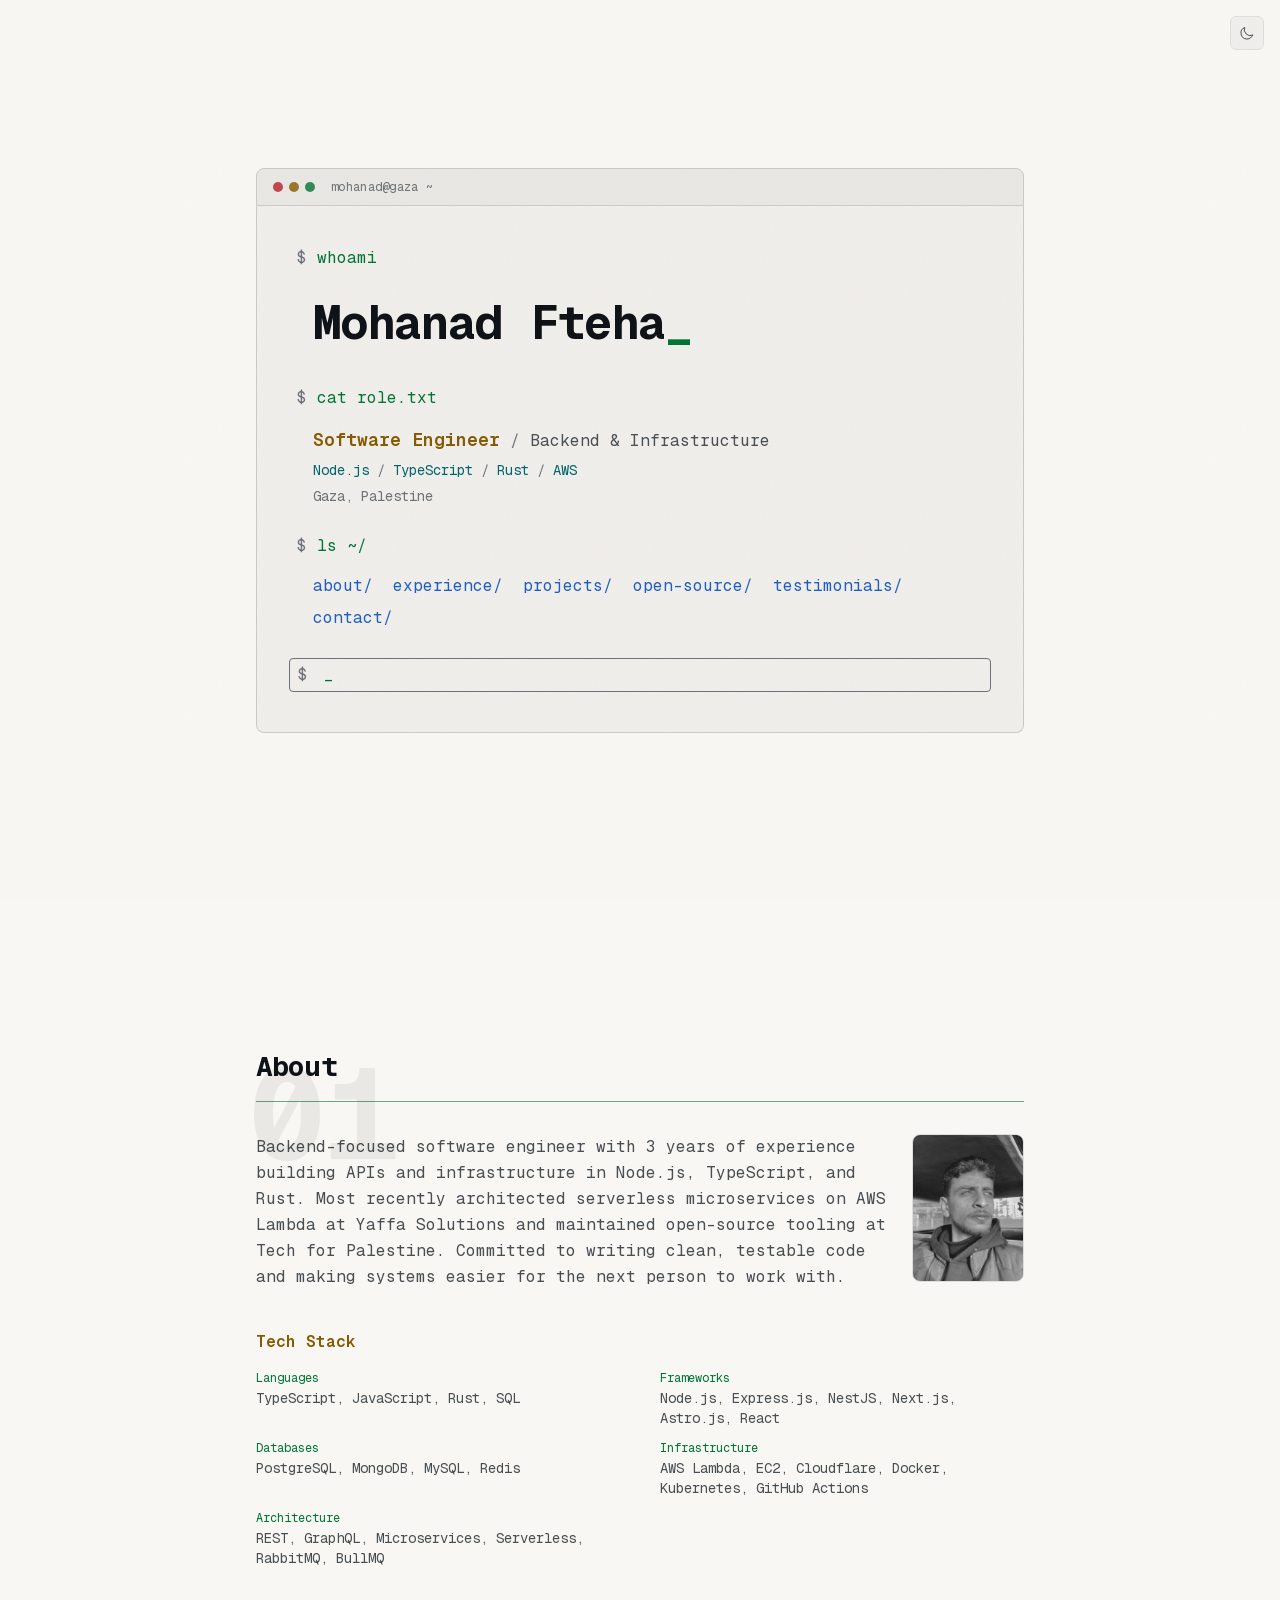
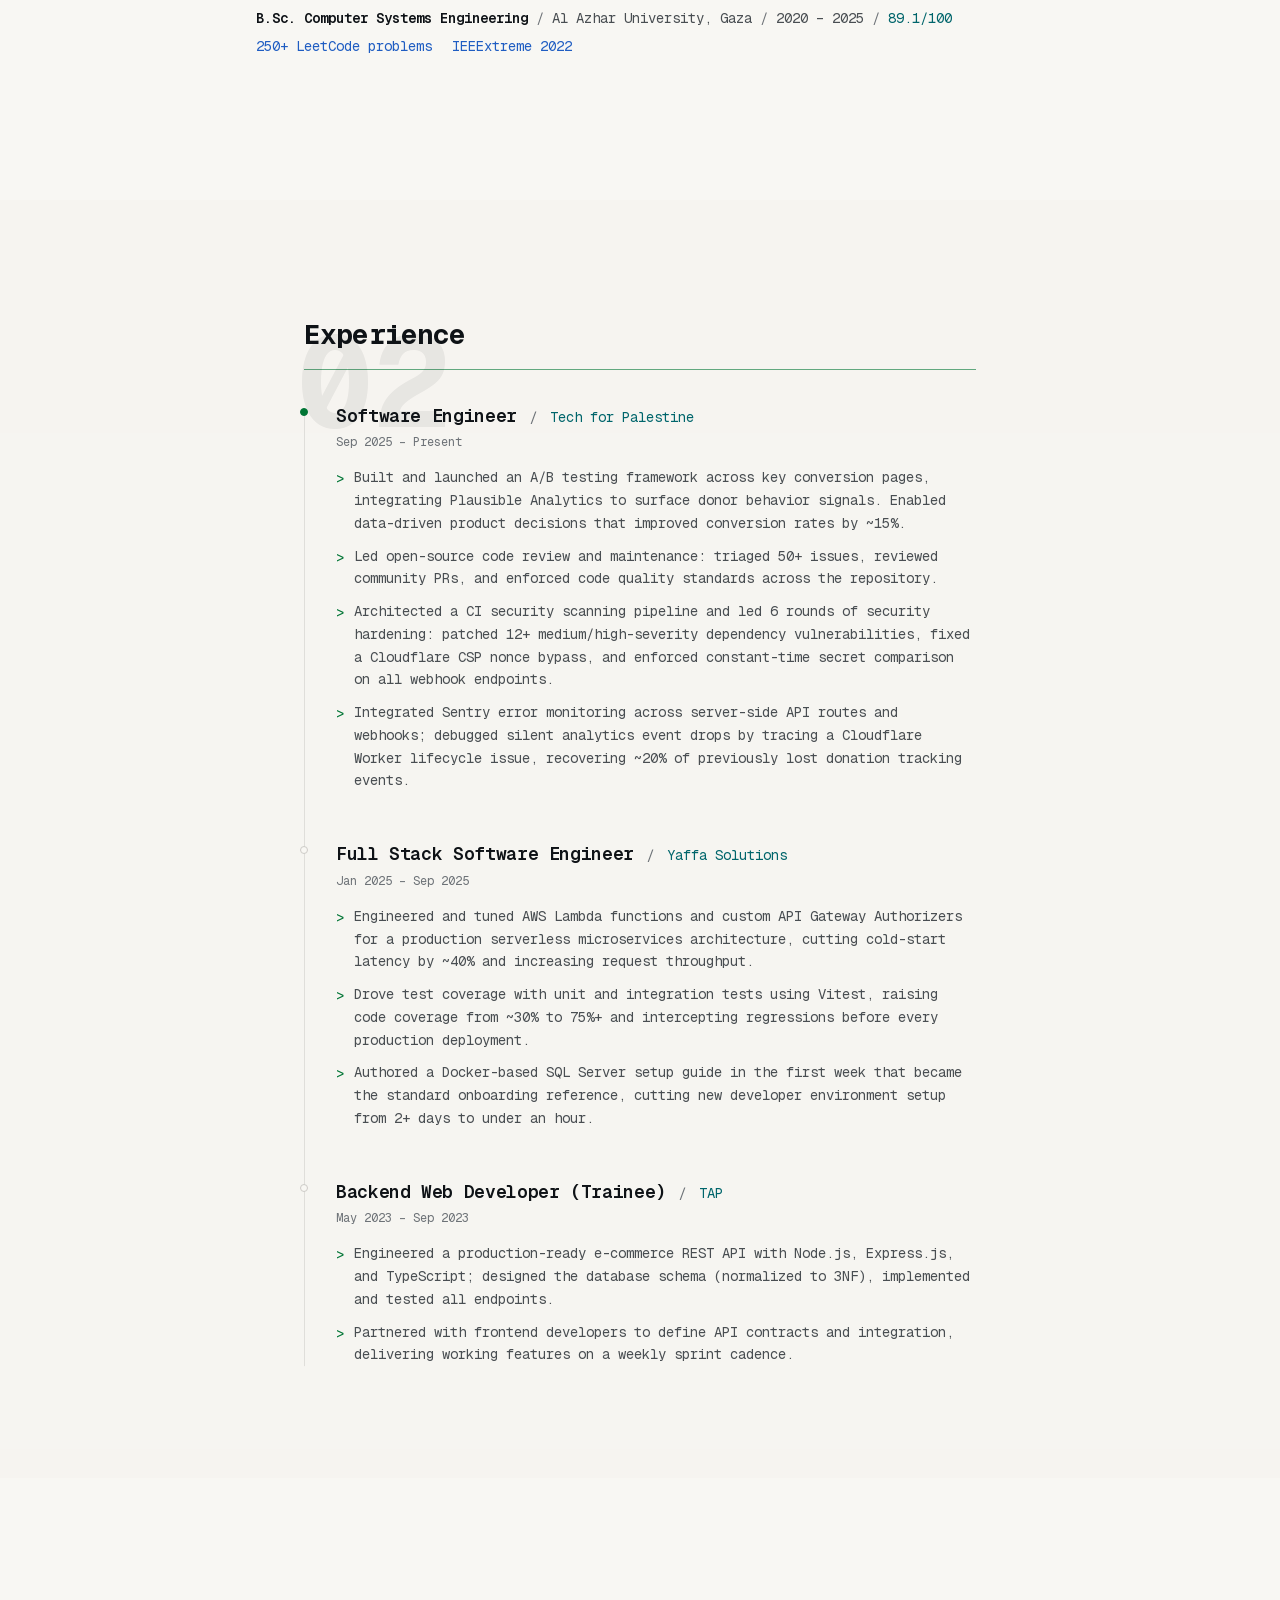
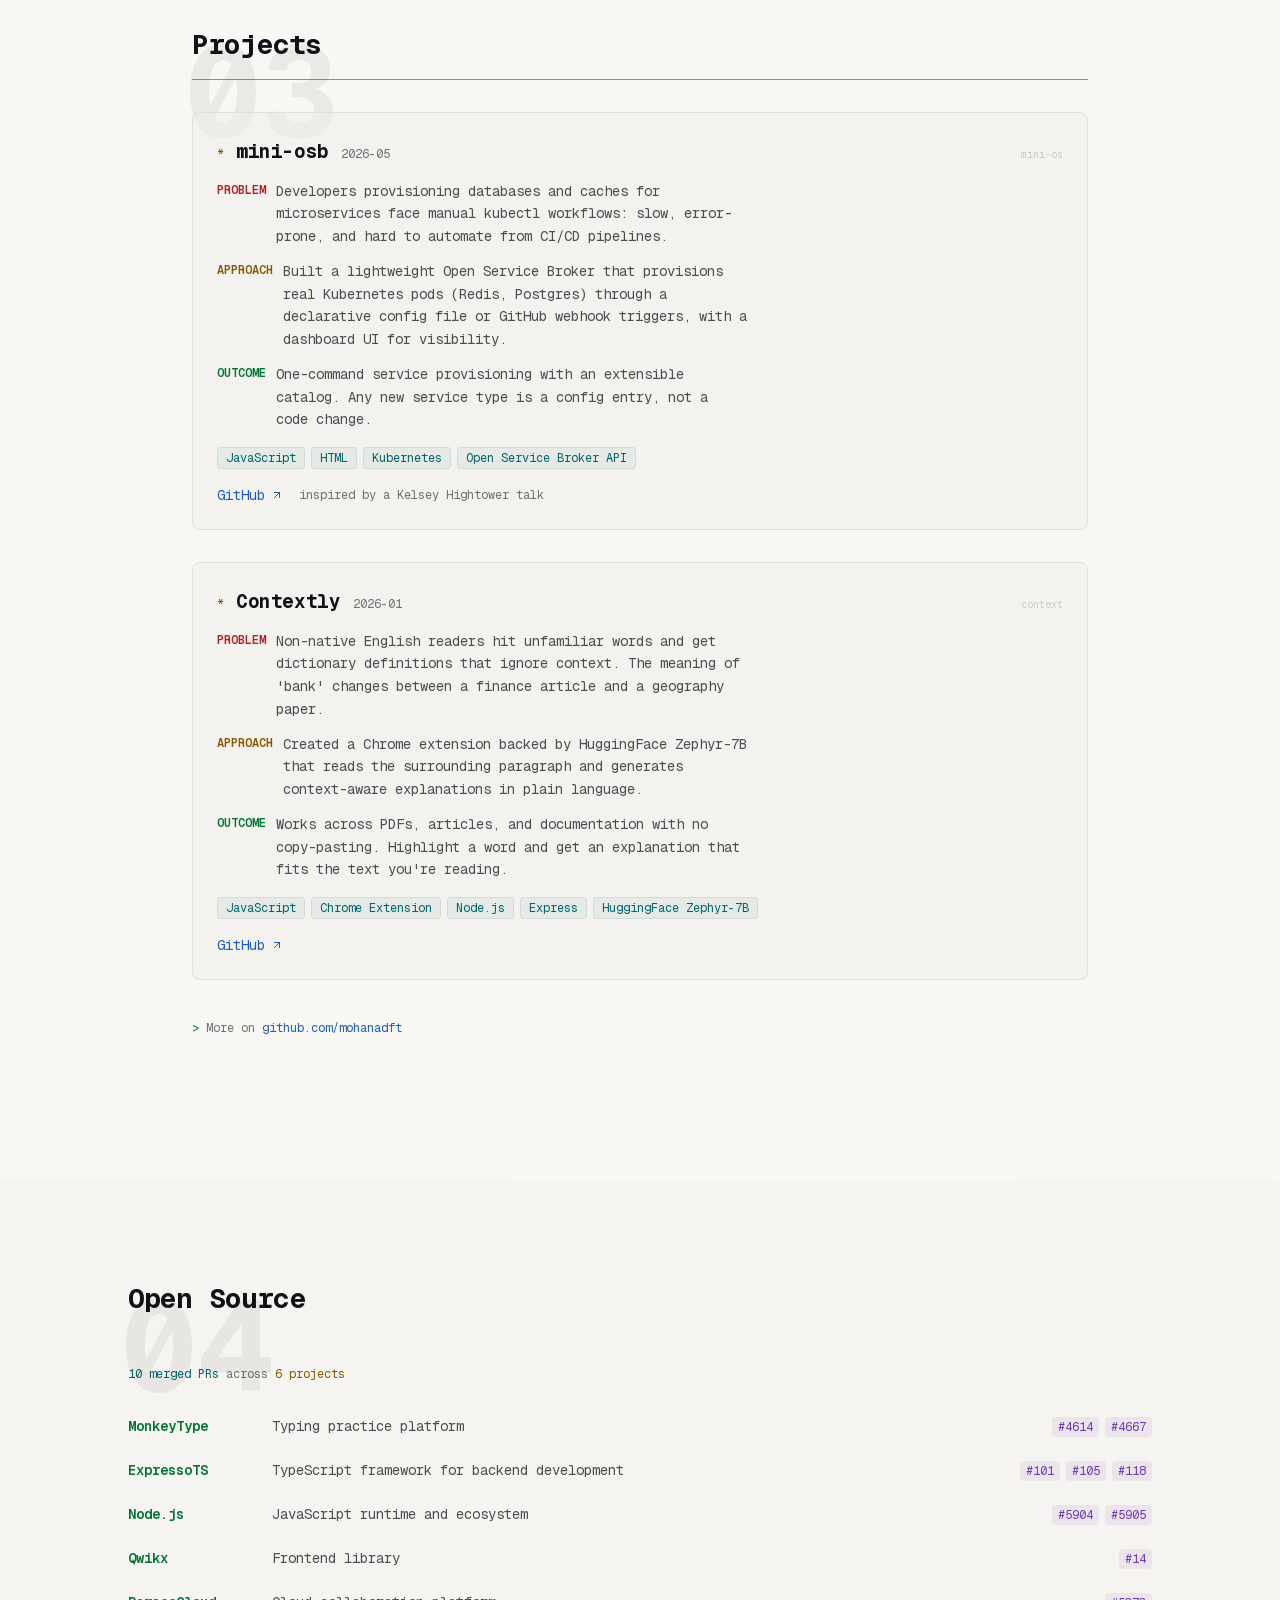
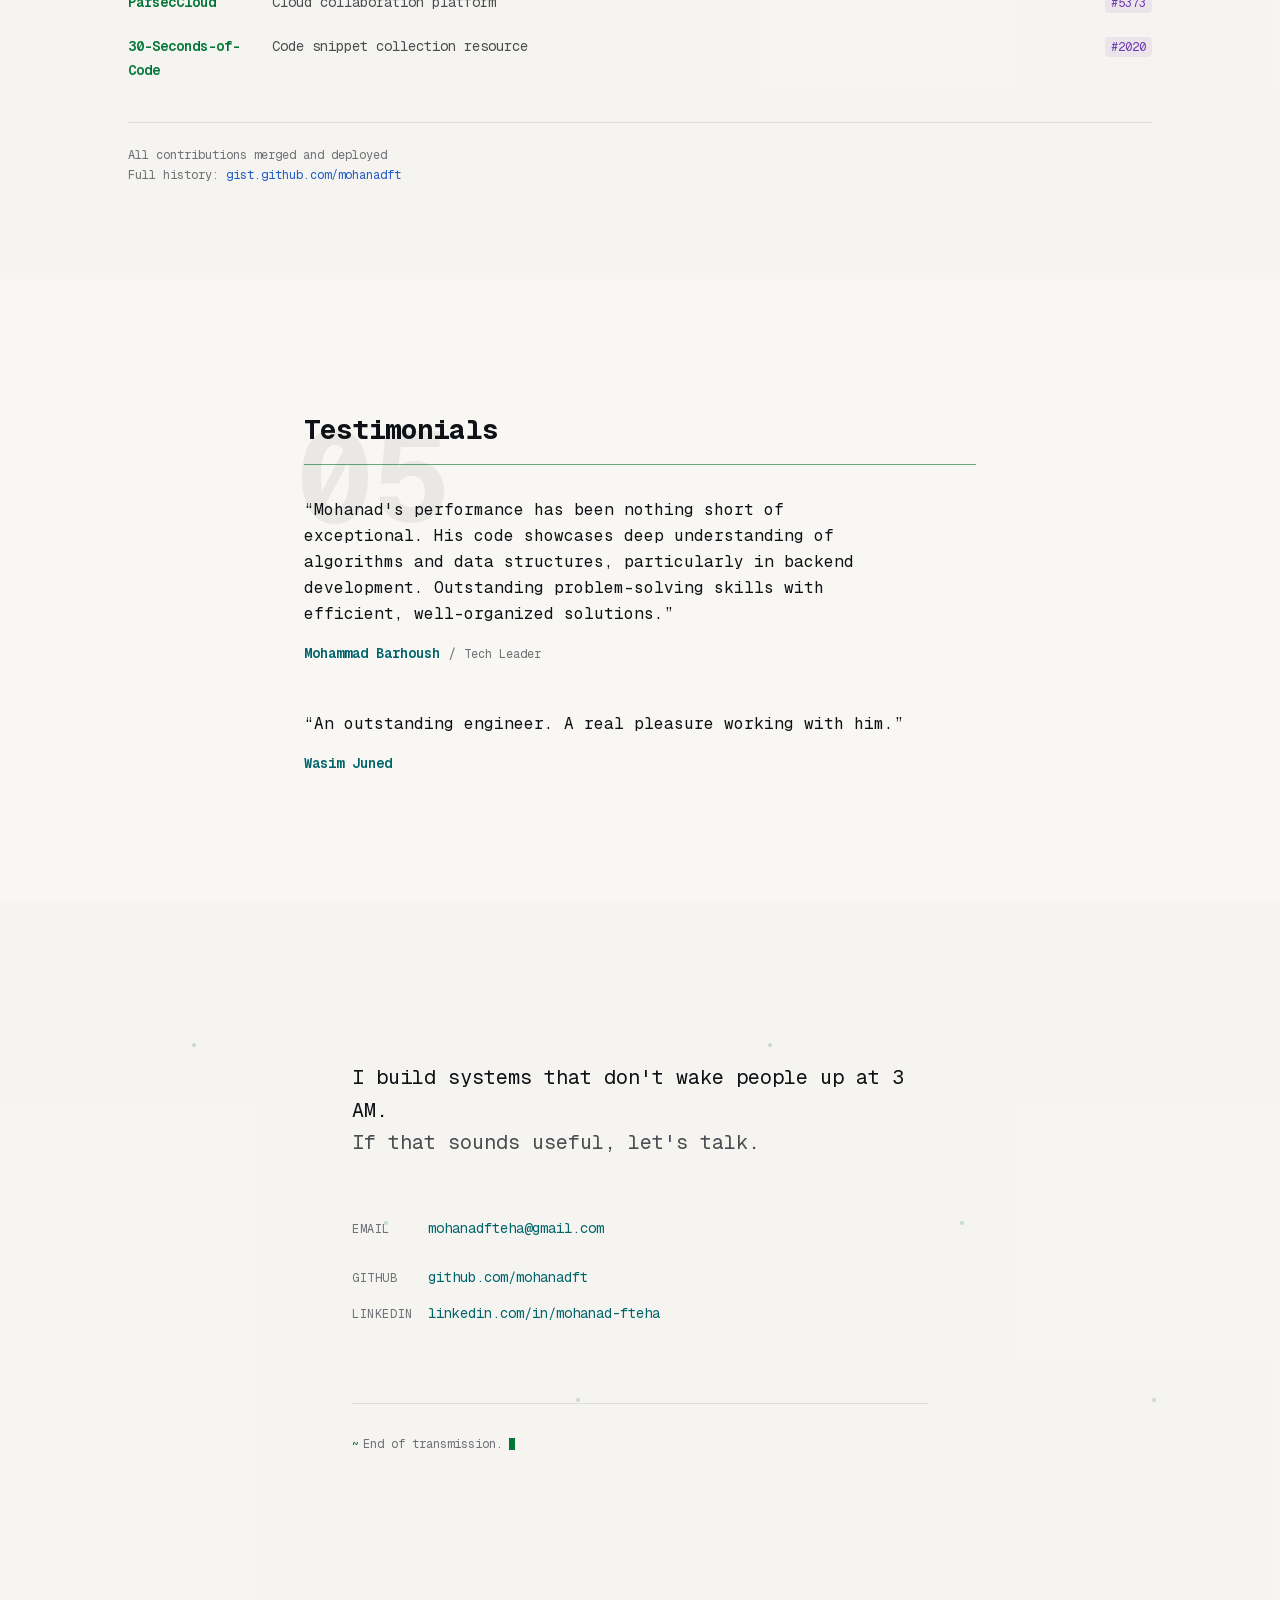
<file: index.html>
<!DOCTYPE html><!--wccgr8vNQvvNM0qS0kUEn--><html lang="en" data-theme="dark"><head><meta charSet="utf-8"/><meta name="viewport" content="width=device-width, initial-scale=1"/><link rel="preload" href="/_next/static/media/797e433ab948586e-s.p.29207c2f.woff2" as="font" crossorigin="" type="font/woff2"/><link rel="preload" href="/_next/static/media/caa3a2e1cccd8315-s.p.3b6cae6d.woff2" as="font" crossorigin="" type="font/woff2"/><link rel="stylesheet" href="/_next/static/chunks/ab02399441b82db8.css" data-precedence="next"/><link rel="preload" as="script" fetchPriority="low" href="/_next/static/chunks/8e2746a7f089e7b8.js"/><script src="/_next/static/chunks/0f8aa1215aedb553.js" async=""></script><script src="/_next/static/chunks/ed885669114015bc.js" async=""></script><script src="/_next/static/chunks/069b7cbde5858150.js" async=""></script><script src="/_next/static/chunks/turbopack-d30266c32e6d0907.js" async=""></script><script src="/_next/static/chunks/2caa33a942c5f527.js" async=""></script><script src="/_next/static/chunks/59983278a34fd25c.js" async=""></script><script src="/_next/static/chunks/cf3ffaffb300ff80.js" async=""></script><script src="/_next/static/chunks/5ee3370a1361776e.js" async=""></script><script src="/_next/static/chunks/15cfcf3341d2155b.js" async=""></script><meta name="next-size-adjust" content=""/><title>Mohanad Fteha | Software Engineer</title><meta name="description" content="Backend engineer specializing in serverless architectures, APIs, and infrastructure. Building scalable systems with Node.js, TypeScript, Rust, and AWS."/><link rel="canonical" href="https://mohanadfteha.me"/><meta property="og:title" content="Mohanad Fteha | Software Engineer"/><meta property="og:description" content="Backend engineer building scalable systems with Node.js, TypeScript, Rust, and AWS."/><meta property="og:url" content="https://mohanadfteha.me"/><meta property="og:site_name" content="Mohanad Fteha"/><meta property="og:locale" content="en_US"/><meta property="og:type" content="website"/><meta name="twitter:card" content="summary_large_image"/><meta name="twitter:title" content="Mohanad Fteha | Software Engineer"/><meta name="twitter:description" content="Backend engineer building scalable systems with Node.js, TypeScript, Rust, and AWS."/><link rel="icon" href="/favicon.ico?favicon.0b3bf435.ico" sizes="256x256" type="image/x-icon"/><link rel="icon" href="/favicon.svg"/><script>
              (function() {
                const theme = localStorage.getItem('theme') || (window.matchMedia('(prefers-color-scheme: light)').matches ? 'light' : 'dark');
                document.documentElement.setAttribute('data-theme', theme);
              })();
            </script><script type="application/ld+json">{"@context":"https://schema.org","@type":"Person","name":"Mohanad Fteha","url":"https://mohanadfteha.me","jobTitle":"Software Engineer","knowsAbout":["Node.js","TypeScript","Rust","AWS","Kubernetes","Serverless Architecture","Backend Development"],"alumniOf":{"@type":"CollegeOrUniversity","name":"Al Azhar University, Gaza"},"sameAs":["https://github.com/mohanadft","https://www.linkedin.com/in/mohanadft"]}</script><script src="/_next/static/chunks/a6dad97d9634a72d.js" noModule=""></script></head><body class="geist_a71539c9-module__T19VSG__variable geist_mono_8d43a2aa-module__8Li5zG__variable antialiased"><div hidden=""><!--$--><!--/$--></div><a href="#about" class="skip-link">Skip to content</a><main class="relative"><div class="fixed inset-0 pointer-events-none z-0 hidden md:block" style="background:radial-gradient(600px circle at var(--glow-x, 50%) var(--glow-y, 50%), var(--ambient-glow-color), transparent 60%)" aria-hidden="true"></div><div class="fixed top-0 left-0 right-0 h-0.5 bg-green origin-left z-50" aria-hidden="true" style="transform:scaleX(0)"></div><section class="min-h-screen flex items-center justify-center relative overflow-hidden bg-primary px-6"><div class="absolute inset-0 pointer-events-none opacity-[0.06] animate-[scanline-flicker_4s_ease-in-out_infinite] dark-only" style="background-image:repeating-linear-gradient(0deg, var(--accent-green) 0px, transparent 1px, transparent 4px)"></div><div class="relative w-full max-w-3xl" style="opacity:0;transform:scale(0.97)"><div class="bg-tertiary/80 border border-border rounded-t-lg px-4 py-2.5 flex items-center gap-2"><div class="flex gap-1.5"><div class="w-2.5 h-2.5 rounded-full bg-red/80"></div><div class="w-2.5 h-2.5 rounded-full bg-yellow/80"></div><div class="w-2.5 h-2.5 rounded-full bg-green/80"></div></div><span class="text-text-muted text-xs ml-2 font-mono tracking-wide">mohanad@gaza ~</span></div><div class="bg-secondary border-x border-b border-border rounded-b-lg p-6 md:p-10 font-mono text-sm md:text-base"><div class="space-y-4"><div class="text-green" style="opacity:0"><span class="text-text-muted">$</span> whoami</div><h1 class="text-text-primary pl-4 font-bold tracking-[-0.04em]" style="font-size:clamp(1.75rem, 5vw, 3rem);opacity:0"><span class="opacity-100 transition-opacity text-green">_</span></h1><div class="text-green pt-3" style="opacity:0"><span class="text-text-muted">$</span> cat role.txt</div><div class="pl-4 space-y-1.5" style="opacity:0"><div class="text-text-primary"><span class="text-yellow font-semibold text-base md:text-lg">Software Engineer</span> <span class="text-text-muted">/</span> <span class="text-text-secondary">Backend &amp; Infrastructure</span></div><div class="text-text-secondary text-sm"><span class="text-cyan">Node.js</span><span class="text-text-muted"> / </span><span class="text-cyan">TypeScript</span><span class="text-text-muted"> / </span><span class="text-cyan">Rust</span><span class="text-text-muted"> / </span><span class="text-cyan">AWS</span></div><div class="text-text-muted text-sm">Gaza, Palestine</div></div><div class="text-green pt-3" style="opacity:0"><span class="text-text-muted">$</span> ls ~/</div><nav class="pl-4 flex gap-x-5 gap-y-2 flex-wrap" aria-label="Page sections" style="opacity:0"><a href="#about" class="text-blue hover:text-cyan transition-colors link-hover" style="opacity:0">about<!-- -->/</a><a href="#experience" class="text-blue hover:text-cyan transition-colors link-hover" style="opacity:0">experience<!-- -->/</a><a href="#projects" class="text-blue hover:text-cyan transition-colors link-hover" style="opacity:0">projects<!-- -->/</a><a href="#opensource" class="text-blue hover:text-cyan transition-colors link-hover" style="opacity:0">open-source<!-- -->/</a><a href="#testimonials" class="text-blue hover:text-cyan transition-colors link-hover" style="opacity:0">testimonials<!-- -->/</a><a href="#contact" class="text-blue hover:text-cyan transition-colors link-hover" style="opacity:0">contact<!-- -->/</a></nav><div class="pt-3" style="opacity:0"><form class="flex items-center text-text-muted cursor-text rounded px-2 py-1 -mx-2 border animate-[pulse-border_2s_ease-in-out_infinite]"><span>$</span><span class="relative ml-1.5 inline-flex items-center"><span class="invisible whitespace-pre font-mono text-sm md:text-base"> </span><input type="text" class="terminal-input absolute inset-0 bg-transparent border-none outline-none focus-visible:outline-none text-green caret-transparent font-mono text-sm md:text-base w-full" aria-label="Terminal command input" autoComplete="off" spellCheck="false" value=""/><span class="text-green">_</span></span></form></div></div></div></div><div class="absolute inset-0 pointer-events-none hero-glow" aria-hidden="true"></div><div class="absolute inset-0 pointer-events-none hero-vignette" aria-hidden="true"></div></section><section id="about" class="py-28 md:py-36 px-6 relative bg-primary overflow-hidden"><div class="absolute inset-0 pointer-events-none opacity-[0.03]" style="background-image:radial-gradient(circle, var(--accent-green) 0.5px, transparent 0.5px);background-size:24px 24px" aria-hidden="true"></div><div class="max-w-3xl mx-auto font-mono"><div class="relative mb-8"><span class="absolute -top-8 -left-2 font-bold text-text-primary select-none pointer-events-none" style="font-size:clamp(5rem, 10vw, 8rem);opacity:var(--watermark-opacity)" aria-hidden="true">01</span><h2 class="relative font-bold text-text-primary tracking-[-0.03em]" style="font-size:clamp(1.25rem, 2.5vw, 1.75rem)">About</h2><div class="h-px bg-green/60 mt-3 origin-left" style="transform:scaleX(0)"></div></div><div class="space-y-10"><div style="opacity:0"><div class="flex gap-5 items-start"><p class="text-text-secondary leading-relaxed text-sm md:text-base max-w-[65ch]">Backend-focused software engineer with 3 years of experience building APIs and infrastructure in Node.js, TypeScript, and Rust. Most recently architected serverless microservices on AWS Lambda at Yaffa Solutions and maintained open-source tooling at Tech for Palestine. Committed to writing clean, testable code and making systems easier for the next person to work with.</p><img alt="Mohanad Fteha" loading="lazy" width="112" height="224" decoding="async" data-nimg="1" class="hidden sm:block w-24 md:w-28 h-auto rounded-lg object-cover shrink-0 border border-border-subtle md:grayscale md:hover:grayscale-0 transition-all duration-500" style="color:transparent" src="/photo.jpg"/></div></div><div style="opacity:0"><h3 class="text-base font-semibold text-yellow mb-4">Tech Stack</h3><div class="grid grid-cols-1 sm:grid-cols-2 gap-x-10 gap-y-3 text-sm"><div style="opacity:0"><span class="text-green text-xs block mb-0.5">Languages</span><span class="text-text-secondary">TypeScript, JavaScript, Rust, SQL</span></div><div style="opacity:0"><span class="text-green text-xs block mb-0.5">Frameworks</span><span class="text-text-secondary">Node.js, Express.js, NestJS, Next.js, Astro.js, React</span></div><div style="opacity:0"><span class="text-green text-xs block mb-0.5">Databases</span><span class="text-text-secondary">PostgreSQL, MongoDB, MySQL, Redis</span></div><div style="opacity:0"><span class="text-green text-xs block mb-0.5">Infrastructure</span><span class="text-text-secondary">AWS Lambda, EC2, Cloudflare, Docker, Kubernetes, GitHub Actions</span></div><div style="opacity:0"><span class="text-green text-xs block mb-0.5">Architecture</span><span class="text-text-secondary">REST, GraphQL, Microservices, Serverless, RabbitMQ, BullMQ</span></div></div></div><div class="text-sm space-y-2" style="opacity:0"><div><span class="text-text-primary font-semibold">B.Sc. Computer Systems Engineering</span><span class="text-text-muted mx-2">/</span><span class="text-text-secondary">Al Azhar University, Gaza</span><span class="text-text-muted mx-2">/</span><span class="text-text-secondary">2020 – 2025</span><span class="text-text-muted mx-2">/</span><span class="text-cyan">89.1/100</span></div><div class="flex flex-wrap gap-x-5 gap-y-1 text-text-secondary"><a href="https://leetcode.com/mohanadft" target="_blank" rel="noopener noreferrer" class="text-blue hover:text-cyan transition-colors link-hover">250+ LeetCode problems</a><a href="https://drive.google.com/file/d/1Xe7JDoQkZLLvBuU7qW7Ql9NbMgWmsFR8/view" target="_blank" rel="noopener noreferrer" class="text-blue hover:text-cyan transition-colors link-hover">IEEExtreme 2022</a></div></div></div></div></section><section id="experience" class="py-20 md:py-28 px-6 relative bg-secondary/30"><div class="max-w-2xl mx-auto font-mono"><div class="relative mb-8"><span class="absolute -top-8 -left-2 font-bold text-text-primary select-none pointer-events-none" style="font-size:clamp(5rem, 10vw, 8rem);opacity:var(--watermark-opacity)" aria-hidden="true">02</span><h2 class="relative font-bold text-text-primary tracking-[-0.03em]" style="font-size:clamp(1.25rem, 2.5vw, 1.75rem)">Experience</h2><div class="h-px bg-green/60 mt-3 origin-left" style="transform:scaleX(0)"></div></div><div class="relative"><div class="absolute left-0 top-2 bottom-0 w-px bg-border-subtle hidden md:block origin-top" style="transform:scaleY(0)"></div><div class="space-y-12 md:pl-8"><div class="relative" style="opacity:0;transform:translateX(-12px)"><div class="absolute -left-8 top-1.5 hidden md:block w-2 h-2 rounded-full border bg-green border-green" style="transform:translateX(-50%)"><span class="absolute inset-0 rounded-full bg-green animate-ping opacity-40"></span></div><div class="flex items-baseline gap-3 flex-wrap mb-1"><h3 class="font-semibold text-text-primary tracking-[-0.02em]" style="font-size:clamp(1rem, 1.5vw, 1.125rem)">Software Engineer</h3><span class="text-text-muted">/</span><span class="text-cyan text-sm">Tech for Palestine</span></div><div class="text-text-muted text-xs mb-4">Sep 2025 – Present</div><ul class="space-y-2.5 text-sm text-text-secondary"><li class="flex gap-2.5"><span class="text-green shrink-0 mt-0.5">&gt;</span><span class="leading-relaxed">Built and launched an A/B testing framework across key conversion pages, integrating Plausible Analytics to surface donor behavior signals. Enabled data-driven product decisions that improved conversion rates by ~15%.</span></li><li class="flex gap-2.5"><span class="text-green shrink-0 mt-0.5">&gt;</span><span class="leading-relaxed">Led open-source code review and maintenance: triaged 50+ issues, reviewed community PRs, and enforced code quality standards across the repository.</span></li><li class="flex gap-2.5"><span class="text-green shrink-0 mt-0.5">&gt;</span><span class="leading-relaxed">Architected a CI security scanning pipeline and led 6 rounds of security hardening: patched 12+ medium/high-severity dependency vulnerabilities, fixed a Cloudflare CSP nonce bypass, and enforced constant-time secret comparison on all webhook endpoints.</span></li><li class="flex gap-2.5"><span class="text-green shrink-0 mt-0.5">&gt;</span><span class="leading-relaxed">Integrated Sentry error monitoring across server-side API routes and webhooks; debugged silent analytics event drops by tracing a Cloudflare Worker lifecycle issue, recovering ~20% of previously lost donation tracking events.</span></li></ul></div><div class="relative" style="opacity:0;transform:translateX(-12px)"><div class="absolute -left-8 top-1.5 hidden md:block w-2 h-2 rounded-full border bg-primary border-border" style="transform:translateX(-50%)"></div><div class="flex items-baseline gap-3 flex-wrap mb-1"><h3 class="font-semibold text-text-primary tracking-[-0.02em]" style="font-size:clamp(1rem, 1.5vw, 1.125rem)">Full Stack Software Engineer</h3><span class="text-text-muted">/</span><span class="text-cyan text-sm">Yaffa Solutions</span></div><div class="text-text-muted text-xs mb-4">Jan 2025 – Sep 2025</div><ul class="space-y-2.5 text-sm text-text-secondary"><li class="flex gap-2.5"><span class="text-green shrink-0 mt-0.5">&gt;</span><span class="leading-relaxed">Engineered and tuned AWS Lambda functions and custom API Gateway Authorizers for a production serverless microservices architecture, cutting cold-start latency by ~40% and increasing request throughput.</span></li><li class="flex gap-2.5"><span class="text-green shrink-0 mt-0.5">&gt;</span><span class="leading-relaxed">Drove test coverage with unit and integration tests using Vitest, raising code coverage from ~30% to 75%+ and intercepting regressions before every production deployment.</span></li><li class="flex gap-2.5"><span class="text-green shrink-0 mt-0.5">&gt;</span><span class="leading-relaxed">Authored a Docker-based SQL Server setup guide in the first week that became the standard onboarding reference, cutting new developer environment setup from 2+ days to under an hour.</span></li></ul></div><div class="relative" style="opacity:0;transform:translateX(-12px)"><div class="absolute -left-8 top-1.5 hidden md:block w-2 h-2 rounded-full border bg-primary border-border" style="transform:translateX(-50%)"></div><div class="flex items-baseline gap-3 flex-wrap mb-1"><h3 class="font-semibold text-text-primary tracking-[-0.02em]" style="font-size:clamp(1rem, 1.5vw, 1.125rem)">Backend Web Developer (Trainee)</h3><span class="text-text-muted">/</span><span class="text-cyan text-sm">TAP</span></div><div class="text-text-muted text-xs mb-4">May 2023 – Sep 2023</div><ul class="space-y-2.5 text-sm text-text-secondary"><li class="flex gap-2.5"><span class="text-green shrink-0 mt-0.5">&gt;</span><span class="leading-relaxed">Engineered a production-ready e-commerce REST API with Node.js, Express.js, and TypeScript; designed the database schema (normalized to 3NF), implemented and tested all endpoints.</span></li><li class="flex gap-2.5"><span class="text-green shrink-0 mt-0.5">&gt;</span><span class="leading-relaxed">Partnered with frontend developers to define API contracts and integration, delivering working features on a weekly sprint cadence.</span></li></ul></div></div></div></div></section><section id="projects" class="py-28 md:py-36 px-6 relative bg-primary"><div class="max-w-4xl mx-auto font-mono"><div class="relative mb-8"><span class="absolute -top-8 -left-2 font-bold text-text-primary select-none pointer-events-none" style="font-size:clamp(5rem, 10vw, 8rem);opacity:var(--watermark-opacity)" aria-hidden="true">03</span><h2 class="relative font-bold text-text-primary tracking-[-0.03em]" style="font-size:clamp(1.25rem, 2.5vw, 1.75rem)">Projects</h2><div class="h-px bg-green/60 mt-3 origin-left" style="transform:scaleX(0)"></div></div><div class="space-y-8"><article class="group bg-secondary/60 border border-border-subtle rounded-lg p-5 md:p-6 hover:border-border transition-[border-color,box-shadow] duration-300 hover:shadow-[0_0_24px_-8px_var(--accent-green)] will-change-transform" style="opacity:0;transform:scale(0.97)"><div class="flex items-baseline gap-3 mb-3 flex-wrap"><span class="text-yellow text-xs">*</span><h3 class="font-bold text-text-primary tracking-[-0.02em]" style="font-size:clamp(1.05rem, 1.5vw, 1.2rem)">mini-osb</h3><span class="text-text-muted text-xs">2026-05</span><span class="ml-auto text-text-muted/30 text-[0.625rem] hidden sm:inline font-mono">mini-os</span></div><div class="space-y-3 mb-4 text-sm text-text-secondary"><div class="flex gap-2.5"><span class="text-red shrink-0 mt-0.5 font-semibold text-xs">PROBLEM</span><p class="leading-relaxed max-w-[58ch]">Developers provisioning databases and caches for microservices face manual kubectl workflows: slow, error-prone, and hard to automate from CI/CD pipelines.</p></div><div class="flex gap-2.5"><span class="text-yellow shrink-0 mt-0.5 font-semibold text-xs">APPROACH</span><p class="leading-relaxed max-w-[58ch]">Built a lightweight Open Service Broker that provisions real Kubernetes pods (Redis, Postgres) through a declarative config file or GitHub webhook triggers, with a dashboard UI for visibility.</p></div><div class="flex gap-2.5"><span class="text-green shrink-0 mt-0.5 font-semibold text-xs">OUTCOME</span><p class="leading-relaxed max-w-[58ch]">One-command service provisioning with an extensible catalog. Any new service type is a config entry, not a code change.</p></div></div><div class="flex flex-wrap gap-1.5 mb-4"><span class="text-xs text-cyan bg-cyan/5 px-2 py-0.5 rounded border border-cyan/10 transition-all duration-200 hover:bg-cyan/10 hover:border-cyan/20">JavaScript</span><span class="text-xs text-cyan bg-cyan/5 px-2 py-0.5 rounded border border-cyan/10 transition-all duration-200 hover:bg-cyan/10 hover:border-cyan/20">HTML</span><span class="text-xs text-cyan bg-cyan/5 px-2 py-0.5 rounded border border-cyan/10 transition-all duration-200 hover:bg-cyan/10 hover:border-cyan/20">Kubernetes</span><span class="text-xs text-cyan bg-cyan/5 px-2 py-0.5 rounded border border-cyan/10 transition-all duration-200 hover:bg-cyan/10 hover:border-cyan/20">Open Service Broker API</span></div><div class="flex flex-wrap gap-4 items-center text-sm"><a href="https://github.com/mohanadft/mini-osb" target="_blank" rel="noopener noreferrer" class="text-blue hover:text-cyan transition-colors inline-flex items-center gap-1.5 link-hover">GitHub<svg class="w-3 h-3" fill="none" stroke="currentColor" viewBox="0 0 24 24"><path stroke-linecap="round" stroke-linejoin="round" stroke-width="2" d="M7 17L17 7M17 7H7M17 7v10"></path></svg></a><a href="https://www.youtube.com/watch?v=55pTFVoclvE" target="_blank" rel="noopener noreferrer" class="text-xs text-text-muted hover:text-cyan transition-colors link-hover">inspired by a Kelsey Hightower talk</a></div></article><article class="group bg-secondary/60 border border-border-subtle rounded-lg p-5 md:p-6 hover:border-border transition-[border-color,box-shadow] duration-300 hover:shadow-[0_0_24px_-8px_var(--accent-green)] will-change-transform" style="opacity:0;transform:scale(0.97)"><div class="flex items-baseline gap-3 mb-3 flex-wrap"><span class="text-yellow text-xs">*</span><h3 class="font-bold text-text-primary tracking-[-0.02em]" style="font-size:clamp(1.05rem, 1.5vw, 1.2rem)">Contextly</h3><span class="text-text-muted text-xs">2026-01</span><span class="ml-auto text-text-muted/30 text-[0.625rem] hidden sm:inline font-mono">context</span></div><div class="space-y-3 mb-4 text-sm text-text-secondary"><div class="flex gap-2.5"><span class="text-red shrink-0 mt-0.5 font-semibold text-xs">PROBLEM</span><p class="leading-relaxed max-w-[58ch]">Non-native English readers hit unfamiliar words and get dictionary definitions that ignore context. The meaning of &#x27;bank&#x27; changes between a finance article and a geography paper.</p></div><div class="flex gap-2.5"><span class="text-yellow shrink-0 mt-0.5 font-semibold text-xs">APPROACH</span><p class="leading-relaxed max-w-[58ch]">Created a Chrome extension backed by HuggingFace Zephyr-7B that reads the surrounding paragraph and generates context-aware explanations in plain language.</p></div><div class="flex gap-2.5"><span class="text-green shrink-0 mt-0.5 font-semibold text-xs">OUTCOME</span><p class="leading-relaxed max-w-[58ch]">Works across PDFs, articles, and documentation with no copy-pasting. Highlight a word and get an explanation that fits the text you&#x27;re reading.</p></div></div><div class="flex flex-wrap gap-1.5 mb-4"><span class="text-xs text-cyan bg-cyan/5 px-2 py-0.5 rounded border border-cyan/10 transition-all duration-200 hover:bg-cyan/10 hover:border-cyan/20">JavaScript</span><span class="text-xs text-cyan bg-cyan/5 px-2 py-0.5 rounded border border-cyan/10 transition-all duration-200 hover:bg-cyan/10 hover:border-cyan/20">Chrome Extension</span><span class="text-xs text-cyan bg-cyan/5 px-2 py-0.5 rounded border border-cyan/10 transition-all duration-200 hover:bg-cyan/10 hover:border-cyan/20">Node.js</span><span class="text-xs text-cyan bg-cyan/5 px-2 py-0.5 rounded border border-cyan/10 transition-all duration-200 hover:bg-cyan/10 hover:border-cyan/20">Express</span><span class="text-xs text-cyan bg-cyan/5 px-2 py-0.5 rounded border border-cyan/10 transition-all duration-200 hover:bg-cyan/10 hover:border-cyan/20">HuggingFace Zephyr-7B</span></div><div class="flex flex-wrap gap-4 items-center text-sm"><a href="https://github.com/mohanadft/contextly" target="_blank" rel="noopener noreferrer" class="text-blue hover:text-cyan transition-colors inline-flex items-center gap-1.5 link-hover">GitHub<svg class="w-3 h-3" fill="none" stroke="currentColor" viewBox="0 0 24 24"><path stroke-linecap="round" stroke-linejoin="round" stroke-width="2" d="M7 17L17 7M17 7H7M17 7v10"></path></svg></a></div></article></div><div class="mt-10 text-text-muted text-xs" style="opacity:0"><span class="text-green">&gt;</span> More on<!-- --> <a href="https://github.com/mohanadft" target="_blank" rel="noopener noreferrer" class="text-blue hover:text-cyan transition-colors link-hover">github.com/mohanadft</a></div></div></section><section id="opensource" class="py-16 md:py-24 px-6 relative bg-secondary/30"><div class="max-w-5xl mx-auto font-mono"><div class="relative mb-8"><span class="absolute -top-8 -left-2 font-bold text-text-primary select-none pointer-events-none" style="font-size:clamp(5rem, 10vw, 8rem);opacity:var(--watermark-opacity)" aria-hidden="true">04</span><h2 class="relative font-bold text-text-primary tracking-[-0.03em]" style="font-size:clamp(1.25rem, 2.5vw, 1.75rem)">Open Source</h2><div class="h-px bg-green/60 mt-3 origin-left" style="transform:scaleX(0)"></div></div><div class="mb-8 text-xs text-text-muted" style="opacity:0"><span class="text-cyan">10<!-- --> merged PRs</span> across<!-- --> <span class="text-yellow">6<!-- --> projects</span></div><div class="space-y-5"><div class="group flex flex-col sm:flex-row sm:items-baseline gap-1 sm:gap-4" style="opacity:0;transform:translateX(-8px)"><div class="shrink-0 sm:w-32"><span class="text-green font-semibold text-sm">MonkeyType</span></div><div class="text-text-secondary text-sm hidden sm:block flex-1 min-w-0 truncate">Typing practice platform</div><div class="flex flex-wrap gap-1.5 mt-1 sm:mt-0 sm:ml-auto shrink-0"><a href="https://github.com/monkeytypegame/monkeytype/pull/4614" target="_blank" rel="noopener noreferrer" class="text-xs text-purple bg-purple/8 px-1.5 py-0.5 rounded font-mono hover:bg-purple/15 hover:text-purple transition-all duration-200">#<!-- -->4614</a><a href="https://github.com/monkeytypegame/monkeytype/pull/4667" target="_blank" rel="noopener noreferrer" class="text-xs text-purple bg-purple/8 px-1.5 py-0.5 rounded font-mono hover:bg-purple/15 hover:text-purple transition-all duration-200">#<!-- -->4667</a></div></div><div class="group flex flex-col sm:flex-row sm:items-baseline gap-1 sm:gap-4" style="opacity:0;transform:translateX(-8px)"><div class="shrink-0 sm:w-32"><span class="text-green font-semibold text-sm">ExpressoTS</span></div><div class="text-text-secondary text-sm hidden sm:block flex-1 min-w-0 truncate">TypeScript framework for backend development</div><div class="flex flex-wrap gap-1.5 mt-1 sm:mt-0 sm:ml-auto shrink-0"><a href="https://github.com/expressots/expressots/pull/101" target="_blank" rel="noopener noreferrer" class="text-xs text-purple bg-purple/8 px-1.5 py-0.5 rounded font-mono hover:bg-purple/15 hover:text-purple transition-all duration-200">#<!-- -->101</a><a href="https://github.com/expressots/expressots/pull/105" target="_blank" rel="noopener noreferrer" class="text-xs text-purple bg-purple/8 px-1.5 py-0.5 rounded font-mono hover:bg-purple/15 hover:text-purple transition-all duration-200">#<!-- -->105</a><a href="https://github.com/expressots/expressots/pull/118" target="_blank" rel="noopener noreferrer" class="text-xs text-purple bg-purple/8 px-1.5 py-0.5 rounded font-mono hover:bg-purple/15 hover:text-purple transition-all duration-200">#<!-- -->118</a></div></div><div class="group flex flex-col sm:flex-row sm:items-baseline gap-1 sm:gap-4" style="opacity:0;transform:translateX(-8px)"><div class="shrink-0 sm:w-32"><span class="text-green font-semibold text-sm">Node.js</span></div><div class="text-text-secondary text-sm hidden sm:block flex-1 min-w-0 truncate">JavaScript runtime and ecosystem</div><div class="flex flex-wrap gap-1.5 mt-1 sm:mt-0 sm:ml-auto shrink-0"><a href="https://github.com/nodejs/nodejs.org/pull/5904" target="_blank" rel="noopener noreferrer" class="text-xs text-purple bg-purple/8 px-1.5 py-0.5 rounded font-mono hover:bg-purple/15 hover:text-purple transition-all duration-200">#<!-- -->5904</a><a href="https://github.com/nodejs/nodejs.org/pull/5905" target="_blank" rel="noopener noreferrer" class="text-xs text-purple bg-purple/8 px-1.5 py-0.5 rounded font-mono hover:bg-purple/15 hover:text-purple transition-all duration-200">#<!-- -->5905</a></div></div><div class="group flex flex-col sm:flex-row sm:items-baseline gap-1 sm:gap-4" style="opacity:0;transform:translateX(-8px)"><div class="shrink-0 sm:w-32"><span class="text-green font-semibold text-sm">Qwikx</span></div><div class="text-text-secondary text-sm hidden sm:block flex-1 min-w-0 truncate">Frontend library</div><div class="flex flex-wrap gap-1.5 mt-1 sm:mt-0 sm:ml-auto shrink-0"><a href="https://github.com/qwikifiers/qwik-nx/pull/14" target="_blank" rel="noopener noreferrer" class="text-xs text-purple bg-purple/8 px-1.5 py-0.5 rounded font-mono hover:bg-purple/15 hover:text-purple transition-all duration-200">#<!-- -->14</a></div></div><div class="group flex flex-col sm:flex-row sm:items-baseline gap-1 sm:gap-4" style="opacity:0;transform:translateX(-8px)"><div class="shrink-0 sm:w-32"><span class="text-green font-semibold text-sm">ParsecCloud</span></div><div class="text-text-secondary text-sm hidden sm:block flex-1 min-w-0 truncate">Cloud collaboration platform</div><div class="flex flex-wrap gap-1.5 mt-1 sm:mt-0 sm:ml-auto shrink-0"><a href="https://github.com/Scille/parsec-cloud/pull/5373" target="_blank" rel="noopener noreferrer" class="text-xs text-purple bg-purple/8 px-1.5 py-0.5 rounded font-mono hover:bg-purple/15 hover:text-purple transition-all duration-200">#<!-- -->5373</a></div></div><div class="group flex flex-col sm:flex-row sm:items-baseline gap-1 sm:gap-4" style="opacity:0;transform:translateX(-8px)"><div class="shrink-0 sm:w-32"><span class="text-green font-semibold text-sm">30-Seconds-of-Code</span></div><div class="text-text-secondary text-sm hidden sm:block flex-1 min-w-0 truncate">Code snippet collection resource</div><div class="flex flex-wrap gap-1.5 mt-1 sm:mt-0 sm:ml-auto shrink-0"><a href="https://github.com/Chalarangelo/30-seconds-of-code/pull/2020" target="_blank" rel="noopener noreferrer" class="text-xs text-purple bg-purple/8 px-1.5 py-0.5 rounded font-mono hover:bg-purple/15 hover:text-purple transition-all duration-200">#<!-- -->2020</a></div></div></div><div class="mt-10 pt-6 border-t border-border-subtle text-text-muted text-xs space-y-1" style="opacity:0"><div>All contributions merged and deployed</div><div>Full history:<!-- --> <a href="https://gist.github.com/mohanadft/04fedcf4f229dacffdde52cc475a9f5f" target="_blank" rel="noopener noreferrer" class="text-blue hover:text-cyan transition-colors link-hover">gist.github.com/mohanadft</a></div></div></div></section><section id="testimonials" class="py-24 md:py-32 px-6 relative bg-primary"><div class="max-w-2xl mx-auto font-mono"><div class="relative mb-8"><span class="absolute -top-8 -left-2 font-bold text-text-primary select-none pointer-events-none" style="font-size:clamp(5rem, 10vw, 8rem);opacity:var(--watermark-opacity)" aria-hidden="true">05</span><h2 class="relative font-bold text-text-primary tracking-[-0.03em]" style="font-size:clamp(1.25rem, 2.5vw, 1.75rem)">Testimonials</h2><div class="h-px bg-green/60 mt-3 origin-left" style="transform:scaleX(0)"></div></div><div class="space-y-12"><blockquote class="relative" style="opacity:0;transform:translateY(12px)"><p class="text-text-primary text-sm md:text-base leading-relaxed mb-4 max-w-[60ch]">“<!-- -->Mohanad&#x27;s performance has been nothing short of exceptional. His code showcases deep understanding of algorithms and data structures, particularly in backend development. Outstanding problem-solving skills with efficient, well-organized solutions.<!-- -->”</p><footer class="flex items-baseline gap-2 flex-wrap text-sm"><a href="https://www.linkedin.com/in/mbarhoush" target="_blank" rel="noopener noreferrer" class="text-cyan hover:text-green transition-colors font-semibold link-hover">Mohammad Barhoush</a><span class="text-text-muted">/</span><span class="text-text-muted text-xs">Tech Leader</span></footer></blockquote><blockquote class="relative" style="opacity:0;transform:translateY(12px)"><p class="text-text-primary text-sm md:text-base leading-relaxed mb-4 max-w-[60ch]">“<!-- -->An outstanding engineer. A real pleasure working with him.<!-- -->”</p><footer class="flex items-baseline gap-2 flex-wrap text-sm"><a href="https://www.linkedin.com/in/wasimjuned" target="_blank" rel="noopener noreferrer" class="text-cyan hover:text-green transition-colors font-semibold link-hover">Wasim Juned</a></footer></blockquote></div></div></section><section id="contact" class="py-32 md:py-40 px-6 relative bg-secondary/30 overflow-hidden"><div class="absolute inset-0 pointer-events-none hidden md:block" aria-hidden="true"><div class="absolute w-1 h-1 rounded-full bg-green/20 animate-[float_8s_ease-in-out_infinite]" style="left:15%;top:20%;animation-delay:0s"></div><div class="absolute w-1 h-1 rounded-full bg-green/20 animate-[float_8s_ease-in-out_infinite]" style="left:30%;top:45%;animation-delay:1.3s"></div><div class="absolute w-1 h-1 rounded-full bg-green/20 animate-[float_8s_ease-in-out_infinite]" style="left:45%;top:70%;animation-delay:2.6s"></div><div class="absolute w-1 h-1 rounded-full bg-green/20 animate-[float_8s_ease-in-out_infinite]" style="left:60%;top:20%;animation-delay:3.9000000000000004s"></div><div class="absolute w-1 h-1 rounded-full bg-green/20 animate-[float_8s_ease-in-out_infinite]" style="left:75%;top:45%;animation-delay:5.2s"></div><div class="absolute w-1 h-1 rounded-full bg-green/20 animate-[float_8s_ease-in-out_infinite]" style="left:90%;top:70%;animation-delay:6.5s"></div></div><div class="max-w-xl mx-auto font-mono relative"><h2 class="sr-only">Contact</h2><p class="text-text-primary text-lg md:text-xl leading-relaxed mb-12" style="opacity:0;transform:translateY(12px)">I build systems that don&#x27;t wake people up at 3 AM.<br/><span class="text-text-secondary">If that sounds useful, let&#x27;s talk.</span></p><div class="space-y-4" style="opacity:0"><div class="flex items-baseline gap-3 group" style="opacity:0;transform:translateX(-8px)"><span class="text-text-muted text-xs w-16 shrink-0 uppercase tracking-wider">Email</span><a href="mailto:mohanadfteha@gmail.com" class="text-cyan hover:text-green transition-colors duration-200 text-sm">mohanadfteha@gmail.com</a><button class="text-text-muted hover:text-green transition-colors duration-200 text-xs cursor-pointer min-w-[44px] min-h-[44px] flex items-center justify-center" aria-label="Copy email to clipboard"><span class="opacity-0 group-hover:opacity-100 transition-opacity duration-200">copy</span></button></div><div class="flex items-baseline gap-3 group" style="opacity:0;transform:translateX(-8px)"><span class="text-text-muted text-xs w-16 shrink-0 uppercase tracking-wider">GitHub</span><a href="https://github.com/mohanadft" target="_blank" rel="noopener noreferrer" class="text-cyan hover:text-green transition-colors duration-200 text-sm">github.com/mohanadft</a></div><div class="flex items-baseline gap-3 group" style="opacity:0;transform:translateX(-8px)"><span class="text-text-muted text-xs w-16 shrink-0 uppercase tracking-wider">LinkedIn</span><a href="https://www.linkedin.com/in/mohanad-fteha" target="_blank" rel="noopener noreferrer" class="text-cyan hover:text-green transition-colors duration-200 text-sm">linkedin.com/in/mohanad-fteha</a></div></div><div class="mt-20 pt-8 border-t border-border-subtle" style="opacity:0"><p class="text-text-muted text-xs flex items-center gap-1"><span class="text-green">~</span><span>End of transmission.</span><span class="inline-block w-1.5 h-3 bg-green ml-0.5" aria-hidden="true"></span></p></div></div></section></main><!--$--><!--/$--><div class="noise-overlay" aria-hidden="true"></div><script src="/_next/static/chunks/8e2746a7f089e7b8.js" id="_R_" async=""></script><script>(self.__next_f=self.__next_f||[]).push([0])</script><script>self.__next_f.push([1,"1:\"$Sreact.fragment\"\n2:I[61870,[\"/_next/static/chunks/2caa33a942c5f527.js\",\"/_next/static/chunks/59983278a34fd25c.js\"],\"default\"]\n3:I[20278,[\"/_next/static/chunks/2caa33a942c5f527.js\",\"/_next/static/chunks/59983278a34fd25c.js\"],\"default\"]\n4:I[21370,[\"/_next/static/chunks/cf3ffaffb300ff80.js\"],\"\"]\n5:I[60458,[\"/_next/static/chunks/5ee3370a1361776e.js\",\"/_next/static/chunks/15cfcf3341d2155b.js\"],\"default\"]\n6:I[46083,[\"/_next/static/chunks/5ee3370a1361776e.js\",\"/_next/static/chunks/15cfcf3341d2155b.js\"],\"default\"]\n7:I[22530,[\"/_next/static/chunks/5ee3370a1361776e.js\",\"/_next/static/chunks/15cfcf3341d2155b.js\"],\"default\"]\n8:I[84834,[\"/_next/static/chunks/5ee3370a1361776e.js\",\"/_next/static/chunks/15cfcf3341d2155b.js\"],\"default\"]\n9:I[32177,[\"/_next/static/chunks/5ee3370a1361776e.js\",\"/_next/static/chunks/15cfcf3341d2155b.js\"],\"default\"]\na:I[55786,[\"/_next/static/chunks/5ee3370a1361776e.js\",\"/_next/static/chunks/15cfcf3341d2155b.js\"],\"default\"]\nb:I[15,[\"/_next/static/chunks/5ee3370a1361776e.js\",\"/_next/static/chunks/15cfcf3341d2155b.js\"],\"default\"]\nc:I[48005,[\"/_next/static/chunks/5ee3370a1361776e.js\",\"/_next/static/chunks/15cfcf3341d2155b.js\"],\"default\"]\nd:I[3459,[\"/_next/static/chunks/5ee3370a1361776e.js\",\"/_next/static/chunks/15cfcf3341d2155b.js\"],\"default\"]\ne:I[25050,[\"/_next/static/chunks/5ee3370a1361776e.js\",\"/_next/static/chunks/15cfcf3341d2155b.js\"],\"default\"]\nf:I[75854,[\"/_next/static/chunks/5ee3370a1361776e.js\",\"/_next/static/chunks/15cfcf3341d2155b.js\"],\"default\"]\n10:I[23491,[\"/_next/static/chunks/2caa33a942c5f527.js\",\"/_next/static/chunks/59983278a34fd25c.js\"],\"OutletBoundary\"]\n11:\"$Sreact.suspense\"\n13:I[23491,[\"/_next/static/chunks/2caa33a942c5f527.js\",\"/_next/static/chunks/59983278a34fd25c.js\"],\"ViewportBoundary\"]\n15:I[23491,[\"/_next/static/chunks/2caa33a942c5f527.js\",\"/_next/static/chunks/59983278a34fd25c.js\"],\"MetadataBoundary\"]\n17:I[20632,[],\"default\"]\n:HL[\"/_next/static/chunks/ab02399441b82db8.css\",\"style\"]\n:HL[\"/_next/static/media/797e433ab948586e-s.p.29207c2f.woff2\",\"font\",{\"crossOrigin\":\"\",\"type\":\"font/woff2\"}]\n:HL[\"/_next/static/media/caa3a2e1cccd8315-s.p.3b6cae6d.woff2\",\"font\",{\"crossOrigin\":\"\",\"type\":\"font/woff2\"}]\n"])</script><script>self.__next_f.push([1,"0:{\"P\":null,\"b\":\"wccgr8vNQvvNM0qS0kUEn\",\"c\":[\"\",\"\"],\"q\":\"\",\"i\":false,\"f\":[[[\"\",{\"children\":[\"__PAGE__\",{}]},\"$undefined\",\"$undefined\",true],[[\"$\",\"$1\",\"c\",{\"children\":[[[\"$\",\"link\",\"0\",{\"rel\":\"stylesheet\",\"href\":\"/_next/static/chunks/ab02399441b82db8.css\",\"precedence\":\"next\",\"crossOrigin\":\"$undefined\",\"nonce\":\"$undefined\"}]],[\"$\",\"html\",null,{\"lang\":\"en\",\"data-theme\":\"dark\",\"suppressHydrationWarning\":true,\"children\":[[\"$\",\"head\",null,{\"children\":[[\"$\",\"script\",null,{\"dangerouslySetInnerHTML\":{\"__html\":\"\\n              (function() {\\n                const theme = localStorage.getItem('theme') || (window.matchMedia('(prefers-color-scheme: light)').matches ? 'light' : 'dark');\\n                document.documentElement.setAttribute('data-theme', theme);\\n              })();\\n            \"}}],[\"$\",\"script\",null,{\"type\":\"application/ld+json\",\"dangerouslySetInnerHTML\":{\"__html\":\"{\\\"@context\\\":\\\"https://schema.org\\\",\\\"@type\\\":\\\"Person\\\",\\\"name\\\":\\\"Mohanad Fteha\\\",\\\"url\\\":\\\"https://mohanadfteha.me\\\",\\\"jobTitle\\\":\\\"Software Engineer\\\",\\\"knowsAbout\\\":[\\\"Node.js\\\",\\\"TypeScript\\\",\\\"Rust\\\",\\\"AWS\\\",\\\"Kubernetes\\\",\\\"Serverless Architecture\\\",\\\"Backend Development\\\"],\\\"alumniOf\\\":{\\\"@type\\\":\\\"CollegeOrUniversity\\\",\\\"name\\\":\\\"Al Azhar University, Gaza\\\"},\\\"sameAs\\\":[\\\"https://github.com/mohanadft\\\",\\\"https://www.linkedin.com/in/mohanadft\\\"]}\"}}]]}],[\"$\",\"body\",null,{\"className\":\"geist_a71539c9-module__T19VSG__variable geist_mono_8d43a2aa-module__8Li5zG__variable antialiased\",\"children\":[[\"$\",\"a\",null,{\"href\":\"#about\",\"className\":\"skip-link\",\"children\":\"Skip to content\"}],[\"$\",\"$L2\",null,{\"parallelRouterKey\":\"children\",\"error\":\"$undefined\",\"errorStyles\":\"$undefined\",\"errorScripts\":\"$undefined\",\"template\":[\"$\",\"$L3\",null,{}],\"templateStyles\":\"$undefined\",\"templateScripts\":\"$undefined\",\"notFound\":[[\"$\",\"main\",null,{\"className\":\"min-h-screen flex items-center justify-center bg-primary px-6\",\"children\":[\"$\",\"div\",null,{\"className\":\"max-w-xl w-full font-mono\",\"children\":[[\"$\",\"div\",null,{\"className\":\"bg-tertiary/80 border border-border rounded-t-lg px-4 py-2.5 flex items-center gap-2\",\"children\":[[\"$\",\"div\",null,{\"className\":\"flex gap-1.5\",\"children\":[[\"$\",\"div\",null,{\"className\":\"w-2.5 h-2.5 rounded-full bg-red/80\"}],[\"$\",\"div\",null,{\"className\":\"w-2.5 h-2.5 rounded-full bg-yellow/80\"}],[\"$\",\"div\",null,{\"className\":\"w-2.5 h-2.5 rounded-full bg-green/80\"}]]}],[\"$\",\"span\",null,{\"className\":\"text-text-muted text-xs ml-2 tracking-wide\",\"children\":\"bash\"}]]}],[\"$\",\"div\",null,{\"className\":\"bg-secondary border-x border-b border-border rounded-b-lg p-6 md:p-8 text-sm space-y-4\",\"children\":[[\"$\",\"div\",null,{\"children\":[[\"$\",\"span\",null,{\"className\":\"text-text-muted\",\"children\":\"$$\"}],\" \",[\"$\",\"span\",null,{\"className\":\"text-green\",\"children\":\"cd ~/page\"}]]}],[\"$\",\"div\",null,{\"className\":\"text-red\",\"children\":\"bash: cd: ~/page: No such file or directory\"}],[\"$\",\"div\",null,{\"children\":[[\"$\",\"span\",null,{\"className\":\"text-text-muted\",\"children\":\"$$\"}],\" \",[\"$\",\"span\",null,{\"className\":\"text-green\",\"children\":\"echo $?\"}]]}],[\"$\",\"div\",null,{\"className\":\"text-text-primary text-4xl font-bold tracking-tight\",\"children\":\"404\"}],[\"$\",\"div\",null,{\"className\":\"text-text-secondary text-sm\",\"children\":\"The page you're looking for doesn't exist.\"}],[\"$\",\"div\",null,{\"className\":\"pt-2\",\"children\":[[\"$\",\"span\",null,{\"className\":\"text-text-muted\",\"children\":\"$$\"}],\" \",[\"$\",\"$L4\",null,{\"href\":\"/\",\"className\":\"text-blue hover:text-cyan transition-colors link-hover\",\"children\":\"cd ~/\"}]]}]]}]]}]}],[]],\"forbidden\":\"$undefined\",\"unauthorized\":\"$undefined\"}],[\"$\",\"div\",null,{\"className\":\"noise-overlay\",\"aria-hidden\":\"true\"}]]}]]}]]}],{\"children\":[[\"$\",\"$1\",\"c\",{\"children\":[[\"$\",\"main\",null,{\"className\":\"relative\",\"children\":[[\"$\",\"$L5\",null,{}],[\"$\",\"$L6\",null,{}],[\"$\",\"$L7\",null,{}],[\"$\",\"$L8\",null,{}],[\"$\",\"$L9\",null,{}],[\"$\",\"$La\",null,{}],[\"$\",\"$Lb\",null,{}],[\"$\",\"$Lc\",null,{}],[\"$\",\"$Ld\",null,{}],[\"$\",\"$Le\",null,{}],[\"$\",\"$Lf\",null,{}]]}],[[\"$\",\"script\",\"script-0\",{\"src\":\"/_next/static/chunks/5ee3370a1361776e.js\",\"async\":true,\"nonce\":\"$undefined\"}],[\"$\",\"script\",\"script-1\",{\"src\":\"/_next/static/chunks/15cfcf3341d2155b.js\",\"async\":true,\"nonce\":\"$undefined\"}]],[\"$\",\"$L10\",null,{\"children\":[\"$\",\"$11\",null,{\"name\":\"Next.MetadataOutlet\",\"children\":\"$@12\"}]}]]}],{},null,false,false]},null,false,false],[\"$\",\"$1\",\"h\",{\"children\":[null,[\"$\",\"$L13\",null,{\"children\":\"$L14\"}],[\"$\",\"div\",null,{\"hidden\":true,\"children\":[\"$\",\"$L15\",null,{\"children\":[\"$\",\"$11\",null,{\"name\":\"Next.Metadata\",\"children\":\"$L16\"}]}]}],[\"$\",\"meta\",null,{\"name\":\"next-size-adjust\",\"content\":\"\"}]]}],false]],\"m\":\"$undefined\",\"G\":[\"$17\",[]],\"S\":true}\n"])</script><script>self.__next_f.push([1,"14:[[\"$\",\"meta\",\"0\",{\"charSet\":\"utf-8\"}],[\"$\",\"meta\",\"1\",{\"name\":\"viewport\",\"content\":\"width=device-width, initial-scale=1\"}]]\n"])</script><script>self.__next_f.push([1,"18:I[99195,[\"/_next/static/chunks/2caa33a942c5f527.js\",\"/_next/static/chunks/59983278a34fd25c.js\"],\"IconMark\"]\n12:null\n16:[[\"$\",\"title\",\"0\",{\"children\":\"Mohanad Fteha | Software Engineer\"}],[\"$\",\"meta\",\"1\",{\"name\":\"description\",\"content\":\"Backend engineer specializing in serverless architectures, APIs, and infrastructure. Building scalable systems with Node.js, TypeScript, Rust, and AWS.\"}],[\"$\",\"link\",\"2\",{\"rel\":\"canonical\",\"href\":\"https://mohanadfteha.me\"}],[\"$\",\"meta\",\"3\",{\"property\":\"og:title\",\"content\":\"Mohanad Fteha | Software Engineer\"}],[\"$\",\"meta\",\"4\",{\"property\":\"og:description\",\"content\":\"Backend engineer building scalable systems with Node.js, TypeScript, Rust, and AWS.\"}],[\"$\",\"meta\",\"5\",{\"property\":\"og:url\",\"content\":\"https://mohanadfteha.me\"}],[\"$\",\"meta\",\"6\",{\"property\":\"og:site_name\",\"content\":\"Mohanad Fteha\"}],[\"$\",\"meta\",\"7\",{\"property\":\"og:locale\",\"content\":\"en_US\"}],[\"$\",\"meta\",\"8\",{\"property\":\"og:type\",\"content\":\"website\"}],[\"$\",\"meta\",\"9\",{\"name\":\"twitter:card\",\"content\":\"summary_large_image\"}],[\"$\",\"meta\",\"10\",{\"name\":\"twitter:title\",\"content\":\"Mohanad Fteha | Software Engineer\"}],[\"$\",\"meta\",\"11\",{\"name\":\"twitter:description\",\"content\":\"Backend engineer building scalable systems with Node.js, TypeScript, Rust, and AWS.\"}],[\"$\",\"link\",\"12\",{\"rel\":\"icon\",\"href\":\"/favicon.ico?favicon.0b3bf435.ico\",\"sizes\":\"256x256\",\"type\":\"image/x-icon\"}],[\"$\",\"link\",\"13\",{\"rel\":\"icon\",\"href\":\"/favicon.svg\"}],[\"$\",\"$L18\",\"14\",{}]]\n"])</script></body></html>
</file>
<file: _next/static/chunks/ab02399441b82db8.css>
@font-face{font-family:Geist;font-style:normal;font-weight:100 900;font-display:swap;src:url(../media/fef07dbb0973bf53-s.518e079e.woff2)format("woff2");unicode-range:U+460-52F,U+1C80-1C8A,U+20B4,U+2DE0-2DFF,U+A640-A69F,U+FE2E-FE2F}@font-face{font-family:Geist;font-style:normal;font-weight:100 900;font-display:swap;src:url(../media/8a480f0b521d4e75-s.ea323500.woff2)format("woff2");unicode-range:U+301,U+400-45F,U+490-491,U+4B0-4B1,U+2116}@font-face{font-family:Geist;font-style:normal;font-weight:100 900;font-display:swap;src:url(../media/53b9e256198e5412-s.853d50a3.woff2)format("woff2");unicode-range:U+102-103,U+110-111,U+128-129,U+168-169,U+1A0-1A1,U+1AF-1B0,U+300-301,U+303-304,U+308-309,U+323,U+329,U+1EA0-1EF9,U+20AB}@font-face{font-family:Geist;font-style:normal;font-weight:100 900;font-display:swap;src:url(../media/7178b3e590c64307-s.55554cd0.woff2)format("woff2");unicode-range:U+100-2BA,U+2BD-2C5,U+2C7-2CC,U+2CE-2D7,U+2DD-2FF,U+304,U+308,U+329,U+1D00-1DBF,U+1E00-1E9F,U+1EF2-1EFF,U+2020,U+20A0-20AB,U+20AD-20C0,U+2113,U+2C60-2C7F,U+A720-A7FF}@font-face{font-family:Geist;font-style:normal;font-weight:100 900;font-display:swap;src:url(../media/caa3a2e1cccd8315-s.p.3b6cae6d.woff2)format("woff2");unicode-range:U+??,U+131,U+152-153,U+2BB-2BC,U+2C6,U+2DA,U+2DC,U+304,U+308,U+329,U+2000-206F,U+20AC,U+2122,U+2191,U+2193,U+2212,U+2215,U+FEFF,U+FFFD}@font-face{font-family:Geist Fallback;src:local(Arial);ascent-override:95.94%;descent-override:28.16%;line-gap-override:0.0%;size-adjust:104.76%}.geist_a71539c9-module__T19VSG__className{font-family:Geist,Geist Fallback;font-style:normal}.geist_a71539c9-module__T19VSG__variable{--font-geist-sans:"Geist","Geist Fallback"}
@font-face{font-family:Geist Mono;font-style:normal;font-weight:100 900;font-display:swap;src:url(../media/5ce348bf30bf5439-s.56c1f21e.woff2)format("woff2");unicode-range:U+460-52F,U+1C80-1C8A,U+20B4,U+2DE0-2DFF,U+A640-A69F,U+FE2E-FE2F}@font-face{font-family:Geist Mono;font-style:normal;font-weight:100 900;font-display:swap;src:url(../media/4fa387ec64143e14-s.3b336396.woff2)format("woff2");unicode-range:U+301,U+400-45F,U+490-491,U+4B0-4B1,U+2116}@font-face{font-family:Geist Mono;font-style:normal;font-weight:100 900;font-display:swap;src:url(../media/6306c77e7c8268e4-s.e3369375.woff2)format("woff2");unicode-range:U+2000-2001,U+2004-2008,U+200A,U+23B8-23BD,U+2500-259F}@font-face{font-family:Geist Mono;font-style:normal;font-weight:100 900;font-display:swap;src:url(../media/7d817b4c03b0c5f1-s.a40b9a8b.woff2)format("woff2");unicode-range:U+102-103,U+110-111,U+128-129,U+168-169,U+1A0-1A1,U+1AF-1B0,U+300-301,U+303-304,U+308-309,U+323,U+329,U+1EA0-1EF9,U+20AB}@font-face{font-family:Geist Mono;font-style:normal;font-weight:100 900;font-display:swap;src:url(../media/bbc41e54d2fcbd21-s.fe42ddf4.woff2)format("woff2");unicode-range:U+100-2BA,U+2BD-2C5,U+2C7-2CC,U+2CE-2D7,U+2DD-2FF,U+304,U+308,U+329,U+1D00-1DBF,U+1E00-1E9F,U+1EF2-1EFF,U+2020,U+20A0-20AB,U+20AD-20C0,U+2113,U+2C60-2C7F,U+A720-A7FF}@font-face{font-family:Geist Mono;font-style:normal;font-weight:100 900;font-display:swap;src:url(../media/797e433ab948586e-s.p.29207c2f.woff2)format("woff2");unicode-range:U+??,U+131,U+152-153,U+2BB-2BC,U+2C6,U+2DA,U+2DC,U+304,U+308,U+329,U+2000-206F,U+20AC,U+2122,U+2191,U+2193,U+2212,U+2215,U+FEFF,U+FFFD}@font-face{font-family:Geist Mono Fallback;src:local(Arial);ascent-override:74.67%;descent-override:21.92%;line-gap-override:0.0%;size-adjust:134.59%}.geist_mono_8d43a2aa-module__8Li5zG__className{font-family:Geist Mono,Geist Mono Fallback;font-style:normal}.geist_mono_8d43a2aa-module__8Li5zG__variable{--font-geist-mono:"Geist Mono","Geist Mono Fallback"}
@layer properties{@supports (((-webkit-hyphens:none)) and (not (margin-trim:inline))) or ((-moz-orient:inline) and (not (color:rgb(from red r g b)))){*,:before,:after,::backdrop{--tw-rotate-x:initial;--tw-rotate-y:initial;--tw-rotate-z:initial;--tw-skew-x:initial;--tw-skew-y:initial;--tw-space-y-reverse:0;--tw-border-style:solid;--tw-leading:initial;--tw-font-weight:initial;--tw-tracking:initial;--tw-shadow:0 0 #0000;--tw-shadow-color:initial;--tw-shadow-alpha:100%;--tw-inset-shadow:0 0 #0000;--tw-inset-shadow-color:initial;--tw-inset-shadow-alpha:100%;--tw-ring-color:initial;--tw-ring-shadow:0 0 #0000;--tw-inset-ring-color:initial;--tw-inset-ring-shadow:0 0 #0000;--tw-ring-inset:initial;--tw-ring-offset-width:0px;--tw-ring-offset-color:#fff;--tw-ring-offset-shadow:0 0 #0000;--tw-backdrop-blur:initial;--tw-backdrop-brightness:initial;--tw-backdrop-contrast:initial;--tw-backdrop-grayscale:initial;--tw-backdrop-hue-rotate:initial;--tw-backdrop-invert:initial;--tw-backdrop-opacity:initial;--tw-backdrop-saturate:initial;--tw-backdrop-sepia:initial;--tw-duration:initial;--tw-blur:initial;--tw-brightness:initial;--tw-contrast:initial;--tw-grayscale:initial;--tw-hue-rotate:initial;--tw-invert:initial;--tw-opacity:initial;--tw-saturate:initial;--tw-sepia:initial;--tw-drop-shadow:initial;--tw-drop-shadow-color:initial;--tw-drop-shadow-alpha:100%;--tw-drop-shadow-size:initial}}}@layer theme{:root,:host{--spacing:.25rem;--container-xl:36rem;--container-2xl:42rem;--container-3xl:48rem;--container-4xl:56rem;--container-5xl:64rem;--container-6xl:72rem;--text-xs:.75rem;--text-xs--line-height:calc(1/.75);--text-sm:.875rem;--text-sm--line-height:calc(1.25/.875);--text-base:1rem;--text-base--line-height:calc(1.5/1);--text-lg:1.125rem;--text-lg--line-height:calc(1.75/1.125);--text-xl:1.25rem;--text-xl--line-height:calc(1.75/1.25);--text-4xl:2.25rem;--text-4xl--line-height:calc(2.5/2.25);--font-weight-semibold:600;--font-weight-bold:700;--tracking-tight:-.025em;--tracking-wide:.025em;--tracking-wider:.05em;--leading-relaxed:1.625;--radius-md:.375rem;--radius-lg:.5rem;--animate-ping:ping 1s cubic-bezier(0,0,.2,1)infinite;--animate-pulse:pulse 2s cubic-bezier(.4,0,.6,1)infinite;--blur-md:12px;--default-transition-duration:.15s;--default-transition-timing-function:cubic-bezier(.4,0,.2,1);--default-font-family:var(--font-geist-sans);--default-mono-font-family:var(--font-geist-mono)}}@layer base{*,:after,:before,::backdrop{box-sizing:border-box;border:0 solid;margin:0;padding:0}::file-selector-button{box-sizing:border-box;border:0 solid;margin:0;padding:0}html,:host{-webkit-text-size-adjust:100%;tab-size:4;line-height:1.5;font-family:var(--default-font-family,ui-sans-serif,system-ui,sans-serif,"Apple Color Emoji","Segoe UI Emoji","Segoe UI Symbol","Noto Color Emoji");font-feature-settings:var(--default-font-feature-settings,normal);font-variation-settings:var(--default-font-variation-settings,normal);-webkit-tap-highlight-color:transparent}hr{height:0;color:inherit;border-top-width:1px}abbr:where([title]){-webkit-text-decoration:underline dotted;text-decoration:underline dotted}h1,h2,h3,h4,h5,h6{font-size:inherit;font-weight:inherit}a{color:inherit;-webkit-text-decoration:inherit;-webkit-text-decoration:inherit;-webkit-text-decoration:inherit;-webkit-text-decoration:inherit;text-decoration:inherit}b,strong{font-weight:bolder}code,kbd,samp,pre{font-family:var(--default-mono-font-family,ui-monospace,SFMono-Regular,Menlo,Monaco,Consolas,"Liberation Mono","Courier New",monospace);font-feature-settings:var(--default-mono-font-feature-settings,normal);font-variation-settings:var(--default-mono-font-variation-settings,normal);font-size:1em}small{font-size:80%}sub,sup{vertical-align:baseline;font-size:75%;line-height:0;position:relative}sub{bottom:-.25em}sup{top:-.5em}table{text-indent:0;border-color:inherit;border-collapse:collapse}:-moz-focusring{outline:auto}progress{vertical-align:baseline}summary{display:list-item}ol,ul,menu{list-style:none}img,svg,video,canvas,audio,iframe,embed,object{vertical-align:middle;display:block}img,video{max-width:100%;height:auto}button,input,select,optgroup,textarea{font:inherit;font-feature-settings:inherit;font-variation-settings:inherit;letter-spacing:inherit;color:inherit;opacity:1;background-color:#0000;border-radius:0}::file-selector-button{font:inherit;font-feature-settings:inherit;font-variation-settings:inherit;letter-spacing:inherit;color:inherit;opacity:1;background-color:#0000;border-radius:0}:where(select:is([multiple],[size])) optgroup{font-weight:bolder}:where(select:is([multiple],[size])) optgroup option{padding-inline-start:20px}::file-selector-button{margin-inline-end:4px}::placeholder{opacity:1}@supports (not ((-webkit-appearance:-apple-pay-button))) or (contain-intrinsic-size:1px){::placeholder{color:currentColor}@supports (color:color-mix(in lab, red, red)){::placeholder{color:color-mix(in oklab,currentcolor 50%,transparent)}}}textarea{resize:vertical}::-webkit-search-decoration{-webkit-appearance:none}::-webkit-date-and-time-value{min-height:1lh;text-align:inherit}::-webkit-datetime-edit{display:inline-flex}::-webkit-datetime-edit-fields-wrapper{padding:0}::-webkit-datetime-edit{padding-block:0}::-webkit-datetime-edit-year-field{padding-block:0}::-webkit-datetime-edit-month-field{padding-block:0}::-webkit-datetime-edit-day-field{padding-block:0}::-webkit-datetime-edit-hour-field{padding-block:0}::-webkit-datetime-edit-minute-field{padding-block:0}::-webkit-datetime-edit-second-field{padding-block:0}::-webkit-datetime-edit-millisecond-field{padding-block:0}::-webkit-datetime-edit-meridiem-field{padding-block:0}::-webkit-calendar-picker-indicator{line-height:1}:-moz-ui-invalid{box-shadow:none}button,input:where([type=button],[type=reset],[type=submit]){appearance:button}::file-selector-button{appearance:button}::-webkit-inner-spin-button{height:auto}::-webkit-outer-spin-button{height:auto}[hidden]:where(:not([hidden=until-found])){display:none!important}}@layer components;@layer utilities{.pointer-events-none{pointer-events:none}.invisible{visibility:hidden}.visible{visibility:visible}.sr-only{clip-path:inset(50%);white-space:nowrap;border-width:0;width:1px;height:1px;margin:-1px;padding:0;position:absolute;overflow:hidden}.absolute{position:absolute}.fixed{position:fixed}.relative{position:relative}.inset-0{inset:calc(var(--spacing)*0)}.-top-8{top:calc(var(--spacing)*-8)}.top-0{top:calc(var(--spacing)*0)}.top-1\.5{top:calc(var(--spacing)*1.5)}.top-2{top:calc(var(--spacing)*2)}.right-0{right:calc(var(--spacing)*0)}.right-4{right:calc(var(--spacing)*4)}.bottom-0{bottom:calc(var(--spacing)*0)}.-left-2{left:calc(var(--spacing)*-2)}.-left-8{left:calc(var(--spacing)*-8)}.left-0{left:calc(var(--spacing)*0)}.z-0{z-index:0}.z-40{z-index:40}.z-50{z-index:50}.-mx-2{margin-inline:calc(var(--spacing)*-2)}.mx-2{margin-inline:calc(var(--spacing)*2)}.mx-auto{margin-inline:auto}.mt-0\.5{margin-top:calc(var(--spacing)*.5)}.mt-1{margin-top:calc(var(--spacing)*1)}.mt-2{margin-top:calc(var(--spacing)*2)}.mt-3{margin-top:calc(var(--spacing)*3)}.mt-10{margin-top:calc(var(--spacing)*10)}.mt-20{margin-top:calc(var(--spacing)*20)}.mr-3{margin-right:calc(var(--spacing)*3)}.mb-0\.5{margin-bottom:calc(var(--spacing)*.5)}.mb-1{margin-bottom:calc(var(--spacing)*1)}.mb-2{margin-bottom:calc(var(--spacing)*2)}.mb-3{margin-bottom:calc(var(--spacing)*3)}.mb-4{margin-bottom:calc(var(--spacing)*4)}.mb-8{margin-bottom:calc(var(--spacing)*8)}.mb-10{margin-bottom:calc(var(--spacing)*10)}.mb-12{margin-bottom:calc(var(--spacing)*12)}.ml-0\.5{margin-left:calc(var(--spacing)*.5)}.ml-1\.5{margin-left:calc(var(--spacing)*1.5)}.ml-2{margin-left:calc(var(--spacing)*2)}.ml-auto{margin-left:auto}.block{display:block}.flex{display:flex}.grid{display:grid}.hidden{display:none}.inline{display:inline}.inline-block{display:inline-block}.inline-flex{display:inline-flex}.h-0\.5{height:calc(var(--spacing)*.5)}.h-1{height:calc(var(--spacing)*1)}.h-2{height:calc(var(--spacing)*2)}.h-2\.5{height:calc(var(--spacing)*2.5)}.h-3{height:calc(var(--spacing)*3)}.h-4{height:calc(var(--spacing)*4)}.h-11{height:calc(var(--spacing)*11)}.h-auto{height:auto}.h-px{height:1px}.max-h-40{max-height:calc(var(--spacing)*40)}.min-h-\[44px\]{min-height:44px}.min-h-screen{min-height:100vh}.w-1{width:calc(var(--spacing)*1)}.w-1\.5{width:calc(var(--spacing)*1.5)}.w-2{width:calc(var(--spacing)*2)}.w-2\.5{width:calc(var(--spacing)*2.5)}.w-3{width:calc(var(--spacing)*3)}.w-4{width:calc(var(--spacing)*4)}.w-16{width:calc(var(--spacing)*16)}.w-24{width:calc(var(--spacing)*24)}.w-full{width:100%}.w-px{width:1px}.max-w-2xl{max-width:var(--container-2xl)}.max-w-3xl{max-width:var(--container-3xl)}.max-w-4xl{max-width:var(--container-4xl)}.max-w-5xl{max-width:var(--container-5xl)}.max-w-6xl{max-width:var(--container-6xl)}.max-w-\[58ch\]{max-width:58ch}.max-w-\[60ch\]{max-width:60ch}.max-w-\[65ch\]{max-width:65ch}.max-w-xl{max-width:var(--container-xl)}.min-w-0{min-width:calc(var(--spacing)*0)}.min-w-\[44px\]{min-width:44px}.flex-1{flex:1}.shrink-0{flex-shrink:0}.origin-left{transform-origin:0}.origin-top{transform-origin:top}.transform{transform:var(--tw-rotate-x,)var(--tw-rotate-y,)var(--tw-rotate-z,)var(--tw-skew-x,)var(--tw-skew-y,)}.animate-\[float_8s_ease-in-out_infinite\]{animation:8s ease-in-out infinite float}.animate-\[pulse-border_2s_ease-in-out_infinite\]{animation:2s ease-in-out infinite pulse-border}.animate-\[scanline-flicker_4s_ease-in-out_infinite\]{animation:4s ease-in-out infinite scanline-flicker}.animate-ping{animation:var(--animate-ping)}.animate-pulse{animation:var(--animate-pulse)}.cursor-pointer{cursor:pointer}.cursor-text{cursor:text}.grid-cols-1{grid-template-columns:repeat(1,minmax(0,1fr))}.flex-col{flex-direction:column}.flex-wrap{flex-wrap:wrap}.items-baseline{align-items:baseline}.items-center{align-items:center}.items-start{align-items:flex-start}.justify-between{justify-content:space-between}.justify-center{justify-content:center}.gap-1{gap:calc(var(--spacing)*1)}.gap-1\.5{gap:calc(var(--spacing)*1.5)}.gap-2{gap:calc(var(--spacing)*2)}.gap-2\.5{gap:calc(var(--spacing)*2.5)}.gap-3{gap:calc(var(--spacing)*3)}.gap-4{gap:calc(var(--spacing)*4)}.gap-5{gap:calc(var(--spacing)*5)}:where(.space-y-1>:not(:last-child)){--tw-space-y-reverse:0;margin-block-start:calc(calc(var(--spacing)*1)*var(--tw-space-y-reverse));margin-block-end:calc(calc(var(--spacing)*1)*calc(1 - var(--tw-space-y-reverse)))}:where(.space-y-1\.5>:not(:last-child)){--tw-space-y-reverse:0;margin-block-start:calc(calc(var(--spacing)*1.5)*var(--tw-space-y-reverse));margin-block-end:calc(calc(var(--spacing)*1.5)*calc(1 - var(--tw-space-y-reverse)))}:where(.space-y-2>:not(:last-child)){--tw-space-y-reverse:0;margin-block-start:calc(calc(var(--spacing)*2)*var(--tw-space-y-reverse));margin-block-end:calc(calc(var(--spacing)*2)*calc(1 - var(--tw-space-y-reverse)))}:where(.space-y-2\.5>:not(:last-child)){--tw-space-y-reverse:0;margin-block-start:calc(calc(var(--spacing)*2.5)*var(--tw-space-y-reverse));margin-block-end:calc(calc(var(--spacing)*2.5)*calc(1 - var(--tw-space-y-reverse)))}:where(.space-y-3>:not(:last-child)){--tw-space-y-reverse:0;margin-block-start:calc(calc(var(--spacing)*3)*var(--tw-space-y-reverse));margin-block-end:calc(calc(var(--spacing)*3)*calc(1 - var(--tw-space-y-reverse)))}:where(.space-y-4>:not(:last-child)){--tw-space-y-reverse:0;margin-block-start:calc(calc(var(--spacing)*4)*var(--tw-space-y-reverse));margin-block-end:calc(calc(var(--spacing)*4)*calc(1 - var(--tw-space-y-reverse)))}:where(.space-y-5>:not(:last-child)){--tw-space-y-reverse:0;margin-block-start:calc(calc(var(--spacing)*5)*var(--tw-space-y-reverse));margin-block-end:calc(calc(var(--spacing)*5)*calc(1 - var(--tw-space-y-reverse)))}:where(.space-y-6>:not(:last-child)){--tw-space-y-reverse:0;margin-block-start:calc(calc(var(--spacing)*6)*var(--tw-space-y-reverse));margin-block-end:calc(calc(var(--spacing)*6)*calc(1 - var(--tw-space-y-reverse)))}:where(.space-y-8>:not(:last-child)){--tw-space-y-reverse:0;margin-block-start:calc(calc(var(--spacing)*8)*var(--tw-space-y-reverse));margin-block-end:calc(calc(var(--spacing)*8)*calc(1 - var(--tw-space-y-reverse)))}:where(.space-y-10>:not(:last-child)){--tw-space-y-reverse:0;margin-block-start:calc(calc(var(--spacing)*10)*var(--tw-space-y-reverse));margin-block-end:calc(calc(var(--spacing)*10)*calc(1 - var(--tw-space-y-reverse)))}:where(.space-y-12>:not(:last-child)){--tw-space-y-reverse:0;margin-block-start:calc(calc(var(--spacing)*12)*var(--tw-space-y-reverse));margin-block-end:calc(calc(var(--spacing)*12)*calc(1 - var(--tw-space-y-reverse)))}.gap-x-5{column-gap:calc(var(--spacing)*5)}.gap-x-10{column-gap:calc(var(--spacing)*10)}.gap-y-1{row-gap:calc(var(--spacing)*1)}.gap-y-2{row-gap:calc(var(--spacing)*2)}.gap-y-3{row-gap:calc(var(--spacing)*3)}.truncate{text-overflow:ellipsis;white-space:nowrap;overflow:hidden}.overflow-hidden{overflow:hidden}.overflow-y-auto{overflow-y:auto}.rounded{border-radius:.25rem}.rounded-full{border-radius:3.40282e38px}.rounded-lg{border-radius:var(--radius-lg)}.rounded-md{border-radius:var(--radius-md)}.rounded-t-lg{border-top-left-radius:var(--radius-lg);border-top-right-radius:var(--radius-lg)}.rounded-b-lg{border-bottom-right-radius:var(--radius-lg);border-bottom-left-radius:var(--radius-lg)}.border{border-style:var(--tw-border-style);border-width:1px}.border-x{border-inline-style:var(--tw-border-style);border-inline-width:1px}.border-t{border-top-style:var(--tw-border-style);border-top-width:1px}.border-b{border-bottom-style:var(--tw-border-style);border-bottom-width:1px}.border-none{--tw-border-style:none;border-style:none}.border-border{border-color:var(--border)}.border-border-subtle{border-color:var(--border-subtle)}.border-cyan\/10{border-color:var(--accent-cyan)}@supports (color:color-mix(in lab, red, red)){.border-cyan\/10{border-color:color-mix(in oklab,var(--accent-cyan)10%,transparent)}}.border-green,.border-green\/30{border-color:var(--accent-green)}@supports (color:color-mix(in lab, red, red)){.border-green\/30{border-color:color-mix(in oklab,var(--accent-green)30%,transparent)}}.border-yellow\/10{border-color:var(--accent-yellow)}@supports (color:color-mix(in lab, red, red)){.border-yellow\/10{border-color:color-mix(in oklab,var(--accent-yellow)10%,transparent)}}.bg-border-subtle{background-color:var(--border-subtle)}.bg-cyan\/5{background-color:var(--accent-cyan)}@supports (color:color-mix(in lab, red, red)){.bg-cyan\/5{background-color:color-mix(in oklab,var(--accent-cyan)5%,transparent)}}.bg-green,.bg-green\/10{background-color:var(--accent-green)}@supports (color:color-mix(in lab, red, red)){.bg-green\/10{background-color:color-mix(in oklab,var(--accent-green)10%,transparent)}}.bg-green\/20{background-color:var(--accent-green)}@supports (color:color-mix(in lab, red, red)){.bg-green\/20{background-color:color-mix(in oklab,var(--accent-green)20%,transparent)}}.bg-green\/60{background-color:var(--accent-green)}@supports (color:color-mix(in lab, red, red)){.bg-green\/60{background-color:color-mix(in oklab,var(--accent-green)60%,transparent)}}.bg-green\/80{background-color:var(--accent-green)}@supports (color:color-mix(in lab, red, red)){.bg-green\/80{background-color:color-mix(in oklab,var(--accent-green)80%,transparent)}}.bg-primary,.bg-primary\/90{background-color:var(--bg-primary)}@supports (color:color-mix(in lab, red, red)){.bg-primary\/90{background-color:color-mix(in oklab,var(--bg-primary)90%,transparent)}}.bg-primary\/95{background-color:var(--bg-primary)}@supports (color:color-mix(in lab, red, red)){.bg-primary\/95{background-color:color-mix(in oklab,var(--bg-primary)95%,transparent)}}.bg-purple\/8{background-color:var(--accent-purple)}@supports (color:color-mix(in lab, red, red)){.bg-purple\/8{background-color:color-mix(in oklab,var(--accent-purple)8%,transparent)}}.bg-red\/80{background-color:var(--accent-red)}@supports (color:color-mix(in lab, red, red)){.bg-red\/80{background-color:color-mix(in oklab,var(--accent-red)80%,transparent)}}.bg-secondary,.bg-secondary\/30{background-color:var(--bg-secondary)}@supports (color:color-mix(in lab, red, red)){.bg-secondary\/30{background-color:color-mix(in oklab,var(--bg-secondary)30%,transparent)}}.bg-secondary\/60{background-color:var(--bg-secondary)}@supports (color:color-mix(in lab, red, red)){.bg-secondary\/60{background-color:color-mix(in oklab,var(--bg-secondary)60%,transparent)}}.bg-tertiary\/80{background-color:var(--bg-tertiary)}@supports (color:color-mix(in lab, red, red)){.bg-tertiary\/80{background-color:color-mix(in oklab,var(--bg-tertiary)80%,transparent)}}.bg-transparent{background-color:#0000}.bg-yellow\/5{background-color:var(--accent-yellow)}@supports (color:color-mix(in lab, red, red)){.bg-yellow\/5{background-color:color-mix(in oklab,var(--accent-yellow)5%,transparent)}}.bg-yellow\/80{background-color:var(--accent-yellow)}@supports (color:color-mix(in lab, red, red)){.bg-yellow\/80{background-color:color-mix(in oklab,var(--accent-yellow)80%,transparent)}}.object-cover{object-fit:cover}.p-2{padding:calc(var(--spacing)*2)}.p-2\.5{padding:calc(var(--spacing)*2.5)}.p-5{padding:calc(var(--spacing)*5)}.p-6{padding:calc(var(--spacing)*6)}.px-1\.5{padding-inline:calc(var(--spacing)*1.5)}.px-2{padding-inline:calc(var(--spacing)*2)}.px-2\.5{padding-inline:calc(var(--spacing)*2.5)}.px-3{padding-inline:calc(var(--spacing)*3)}.px-4{padding-inline:calc(var(--spacing)*4)}.px-6{padding-inline:calc(var(--spacing)*6)}.py-0\.5{padding-block:calc(var(--spacing)*.5)}.py-1{padding-block:calc(var(--spacing)*1)}.py-1\.5{padding-block:calc(var(--spacing)*1.5)}.py-2{padding-block:calc(var(--spacing)*2)}.py-2\.5{padding-block:calc(var(--spacing)*2.5)}.py-3{padding-block:calc(var(--spacing)*3)}.py-16{padding-block:calc(var(--spacing)*16)}.py-20{padding-block:calc(var(--spacing)*20)}.py-24{padding-block:calc(var(--spacing)*24)}.py-28{padding-block:calc(var(--spacing)*28)}.py-32{padding-block:calc(var(--spacing)*32)}.pt-2{padding-top:calc(var(--spacing)*2)}.pt-3{padding-top:calc(var(--spacing)*3)}.pt-6{padding-top:calc(var(--spacing)*6)}.pt-8{padding-top:calc(var(--spacing)*8)}.pr-14{padding-right:calc(var(--spacing)*14)}.pl-4{padding-left:calc(var(--spacing)*4)}.font-mono{font-family:var(--font-geist-mono)}.text-4xl{font-size:var(--text-4xl);line-height:var(--tw-leading,var(--text-4xl--line-height))}.text-base{font-size:var(--text-base);line-height:var(--tw-leading,var(--text-base--line-height))}.text-lg{font-size:var(--text-lg);line-height:var(--tw-leading,var(--text-lg--line-height))}.text-sm{font-size:var(--text-sm);line-height:var(--tw-leading,var(--text-sm--line-height))}.text-xs{font-size:var(--text-xs);line-height:var(--tw-leading,var(--text-xs--line-height))}.text-\[0\.625rem\]{font-size:.625rem}.leading-relaxed{--tw-leading:var(--leading-relaxed);line-height:var(--leading-relaxed)}.font-bold{--tw-font-weight:var(--font-weight-bold);font-weight:var(--font-weight-bold)}.font-semibold{--tw-font-weight:var(--font-weight-semibold);font-weight:var(--font-weight-semibold)}.tracking-\[-0\.02em\]{--tw-tracking:-.02em;letter-spacing:-.02em}.tracking-\[-0\.03em\]{--tw-tracking:-.03em;letter-spacing:-.03em}.tracking-\[-0\.04em\]{--tw-tracking:-.04em;letter-spacing:-.04em}.tracking-tight{--tw-tracking:var(--tracking-tight);letter-spacing:var(--tracking-tight)}.tracking-wide{--tw-tracking:var(--tracking-wide);letter-spacing:var(--tracking-wide)}.tracking-wider{--tw-tracking:var(--tracking-wider);letter-spacing:var(--tracking-wider)}.whitespace-pre{white-space:pre}.whitespace-pre-wrap{white-space:pre-wrap}.text-blue{color:var(--accent-blue)}.text-cyan{color:var(--accent-cyan)}.text-green{color:var(--accent-green)}.text-purple{color:var(--accent-purple)}.text-red{color:var(--accent-red)}.text-text-muted,.text-text-muted\/30{color:var(--text-muted)}@supports (color:color-mix(in lab, red, red)){.text-text-muted\/30{color:color-mix(in oklab,var(--text-muted)30%,transparent)}}.text-text-muted\/50{color:var(--text-muted)}@supports (color:color-mix(in lab, red, red)){.text-text-muted\/50{color:color-mix(in oklab,var(--text-muted)50%,transparent)}}.text-text-primary,.text-text-primary\/\[0\.04\]{color:var(--text-primary)}@supports (color:color-mix(in lab, red, red)){.text-text-primary\/\[0\.04\]{color:color-mix(in oklab,var(--text-primary)4%,transparent)}}.text-text-secondary{color:var(--text-secondary)}.text-yellow{color:var(--accent-yellow)}.uppercase{text-transform:uppercase}.underline{text-decoration-line:underline}.antialiased{-webkit-font-smoothing:antialiased;-moz-osx-font-smoothing:grayscale}.caret-transparent{caret-color:#0000}.opacity-0{opacity:0}.opacity-40{opacity:.4}.opacity-100{opacity:1}.opacity-\[0\.03\]{opacity:.03}.opacity-\[0\.06\]{opacity:.06}.shadow{--tw-shadow:0 1px 3px 0 var(--tw-shadow-color,#0000001a),0 1px 2px -1px var(--tw-shadow-color,#0000001a);box-shadow:var(--tw-inset-shadow),var(--tw-inset-ring-shadow),var(--tw-ring-offset-shadow),var(--tw-ring-shadow),var(--tw-shadow)}.backdrop-blur-md{--tw-backdrop-blur:blur(var(--blur-md));-webkit-backdrop-filter:var(--tw-backdrop-blur,)var(--tw-backdrop-brightness,)var(--tw-backdrop-contrast,)var(--tw-backdrop-grayscale,)var(--tw-backdrop-hue-rotate,)var(--tw-backdrop-invert,)var(--tw-backdrop-opacity,)var(--tw-backdrop-saturate,)var(--tw-backdrop-sepia,);backdrop-filter:var(--tw-backdrop-blur,)var(--tw-backdrop-brightness,)var(--tw-backdrop-contrast,)var(--tw-backdrop-grayscale,)var(--tw-backdrop-hue-rotate,)var(--tw-backdrop-invert,)var(--tw-backdrop-opacity,)var(--tw-backdrop-saturate,)var(--tw-backdrop-sepia,)}.transition{transition-property:color,background-color,border-color,outline-color,text-decoration-color,fill,stroke,--tw-gradient-from,--tw-gradient-via,--tw-gradient-to,opacity,box-shadow,transform,translate,scale,rotate,filter,-webkit-backdrop-filter,backdrop-filter,display,content-visibility,overlay,pointer-events;transition-timing-function:var(--tw-ease,var(--default-transition-timing-function));transition-duration:var(--tw-duration,var(--default-transition-duration))}.transition-\[border-color\,box-shadow\]{transition-property:border-color,box-shadow;transition-timing-function:var(--tw-ease,var(--default-transition-timing-function));transition-duration:var(--tw-duration,var(--default-transition-duration))}.transition-all{transition-property:all;transition-timing-function:var(--tw-ease,var(--default-transition-timing-function));transition-duration:var(--tw-duration,var(--default-transition-duration))}.transition-colors{transition-property:color,background-color,border-color,outline-color,text-decoration-color,fill,stroke,--tw-gradient-from,--tw-gradient-via,--tw-gradient-to;transition-timing-function:var(--tw-ease,var(--default-transition-timing-function));transition-duration:var(--tw-duration,var(--default-transition-duration))}.transition-opacity{transition-property:opacity;transition-timing-function:var(--tw-ease,var(--default-transition-timing-function));transition-duration:var(--tw-duration,var(--default-transition-duration))}.duration-200{--tw-duration:.2s;transition-duration:.2s}.duration-300{--tw-duration:.3s;transition-duration:.3s}.duration-500{--tw-duration:.5s;transition-duration:.5s}.will-change-transform{will-change:transform}.outline-none{--tw-outline-style:none;outline-style:none}.select-none{-webkit-user-select:none;user-select:none}@media (hover:hover){.group-hover\:opacity-100:is(:where(.group):hover *){opacity:1}.group-hover\/link\:text-green:is(:where(.group\/link):hover *){color:var(--accent-green)}.hover\:border-border:hover{border-color:var(--border)}.hover\:border-cyan\/20:hover{border-color:var(--accent-cyan)}@supports (color:color-mix(in lab, red, red)){.hover\:border-cyan\/20:hover{border-color:color-mix(in oklab,var(--accent-cyan)20%,transparent)}}.hover\:border-yellow\/20:hover{border-color:var(--accent-yellow)}@supports (color:color-mix(in lab, red, red)){.hover\:border-yellow\/20:hover{border-color:color-mix(in oklab,var(--accent-yellow)20%,transparent)}}.hover\:bg-cyan\/10:hover{background-color:var(--accent-cyan)}@supports (color:color-mix(in lab, red, red)){.hover\:bg-cyan\/10:hover{background-color:color-mix(in oklab,var(--accent-cyan)10%,transparent)}}.hover\:bg-purple\/15:hover{background-color:var(--accent-purple)}@supports (color:color-mix(in lab, red, red)){.hover\:bg-purple\/15:hover{background-color:color-mix(in oklab,var(--accent-purple)15%,transparent)}}.hover\:bg-yellow\/10:hover{background-color:var(--accent-yellow)}@supports (color:color-mix(in lab, red, red)){.hover\:bg-yellow\/10:hover{background-color:color-mix(in oklab,var(--accent-yellow)10%,transparent)}}.hover\:text-cyan:hover{color:var(--accent-cyan)}.hover\:text-green:hover{color:var(--accent-green)}.hover\:text-purple:hover{color:var(--accent-purple)}.hover\:text-text-secondary:hover{color:var(--text-secondary)}.hover\:shadow-\[0_0_24px_-8px_var\(--accent-green\)\]:hover{--tw-shadow:0 0 24px -8px var(--tw-shadow-color,var(--accent-green));box-shadow:var(--tw-inset-shadow),var(--tw-inset-ring-shadow),var(--tw-ring-offset-shadow),var(--tw-ring-shadow),var(--tw-shadow)}}.focus-visible\:outline-none:focus-visible{--tw-outline-style:none;outline-style:none}@media (min-width:40rem){.sm\:mt-0{margin-top:calc(var(--spacing)*0)}.sm\:ml-auto{margin-left:auto}.sm\:block{display:block}.sm\:inline{display:inline}.sm\:w-32{width:calc(var(--spacing)*32)}.sm\:grid-cols-2{grid-template-columns:repeat(2,minmax(0,1fr))}.sm\:flex-row{flex-direction:row}.sm\:items-baseline{align-items:baseline}.sm\:gap-4{gap:calc(var(--spacing)*4)}}@media (min-width:48rem){.md\:block{display:block}.md\:flex{display:flex}.md\:hidden{display:none}.md\:w-28{width:calc(var(--spacing)*28)}.md\:p-6{padding:calc(var(--spacing)*6)}.md\:p-8{padding:calc(var(--spacing)*8)}.md\:p-10{padding:calc(var(--spacing)*10)}.md\:py-24{padding-block:calc(var(--spacing)*24)}.md\:py-28{padding-block:calc(var(--spacing)*28)}.md\:py-32{padding-block:calc(var(--spacing)*32)}.md\:py-36{padding-block:calc(var(--spacing)*36)}.md\:py-40{padding-block:calc(var(--spacing)*40)}.md\:pl-8{padding-left:calc(var(--spacing)*8)}.md\:text-base{font-size:var(--text-base);line-height:var(--tw-leading,var(--text-base--line-height))}.md\:text-lg{font-size:var(--text-lg);line-height:var(--tw-leading,var(--text-lg--line-height))}.md\:text-xl{font-size:var(--text-xl);line-height:var(--tw-leading,var(--text-xl--line-height))}.md\:grayscale{--tw-grayscale:grayscale(100%);filter:var(--tw-blur,)var(--tw-brightness,)var(--tw-contrast,)var(--tw-grayscale,)var(--tw-hue-rotate,)var(--tw-invert,)var(--tw-saturate,)var(--tw-sepia,)var(--tw-drop-shadow,)}@media (hover:hover){.md\:hover\:grayscale-0:hover{--tw-grayscale:grayscale(0%);filter:var(--tw-blur,)var(--tw-brightness,)var(--tw-contrast,)var(--tw-grayscale,)var(--tw-hue-rotate,)var(--tw-invert,)var(--tw-saturate,)var(--tw-sepia,)var(--tw-drop-shadow,)}}}}:root{--bg-primary:#060709;--bg-secondary:#0b0d10;--bg-tertiary:#121417;--bg-elevated:#181b1e;--text-primary:#dbdee2;--text-secondary:#95999c;--text-muted:#717673;--border:#24272a;--border-subtle:#16181c;--accent-green:#20cf6e;--accent-cyan:#4fcdcd;--accent-yellow:#f8b734;--accent-blue:#699ef5;--accent-purple:#ad87ed;--accent-red:#e54c4a;--scrollbar-track:#060709;--scrollbar-thumb:#20cf6e40;--scrollbar-thumb-hover:#20cf6e73;--selection-bg:#20cf6e40;--selection-text:#f4f5f7;--ambient-glow-color:#20cf6e0a;--watermark-opacity:.04}@supports (color:lab(0% 0 0)){:root{--bg-primary:lab(1.98126% -.231311 -.902087);--bg-secondary:lab(3.69541% -.360243 -1.35138);--bg-tertiary:lab(6.17047% -.282876 -2.67824);--bg-elevated:lab(9.49083% -.351779 -2.95578);--text-primary:lab(88.3953% -.661403 -2.14573);--text-secondary:lab(62.8751% -.657707 -2.14363);--text-muted:lab(49.0687% -2.56142 1.0185);--border:lab(15.2917% -.368342 -2.96372);--border-subtle:lab(8.33059% -.347495 -2.95379);--accent-green:lab(73.403% -59.1255 35.6096);--accent-cyan:lab(75.6464% -35.9667 -10.862);--accent-yellow:lab(79.1493% 16.2268 70.6101);--accent-blue:lab(64.2624% 1.47593 -49.5925);--accent-purple:lab(63.1007% 30.9343 -46.8099);--accent-red:lab(55.1779% 59.9393 35.9787);--scrollbar-track:lab(1.98126% -.231311 -.902087);--scrollbar-thumb:lab(73.403% -59.1255 35.6096/.25);--scrollbar-thumb-hover:lab(73.403% -59.1255 35.6096/.45);--selection-bg:lab(73.403% -59.1255 35.6096/.25);--selection-text:lab(96.5178% -.333786 -1.07461);--ambient-glow-color:lab(73.403% -59.1255 35.6096/.04)}}:root[data-theme=light]{--bg-primary:#f8f7f3;--bg-secondary:#f0eeeb;--bg-tertiary:#e6e4e0;--bg-elevated:#fefdfb;--text-primary:#0e1216;--text-secondary:#494e52;--text-muted:#6d7277;--border:#cccac6;--border-subtle:#dfdeda;--accent-green:#00723a;--accent-cyan:#006368;--accent-yellow:#825b00;--accent-blue:#1f5dc2;--accent-purple:#6f3bb2;--accent-red:#b32228;--scrollbar-track:#f0eeeb;--scrollbar-thumb:#00723a4d;--scrollbar-thumb-hover:#00723a80;--selection-bg:#00723a33;--selection-text:#020306;--ambient-glow-color:#00723a08;--watermark-opacity:.06}@supports (color:lab(0% 0 0)){:root[data-theme=light]{--bg-primary:lab(97.1261% -.0119507 1.90753);--bg-secondary:lab(94.226% -.0117421 1.90763);--bg-tertiary:lab(90.7511% -.0118911 2.29056);--bg-elevated:lab(99.4357% -.0089705 1.14334);--text-primary:lab(5.25641% -.716366 -2.91725);--text-secondary:lab(32.7096% -1.05289 -3.5496);--text-muted:lab(47.7904% -1.06922 -3.55804);--border:lab(81.471% -.0108182 2.29127);--border-subtle:lab(88.426% -.0113547 1.90792);--accent-green:lab(41.5843% -49.0144 25.4667);--accent-cyan:lab(37.1554% -31.124 -12.7253);--accent-yellow:lab(41.9414% 13.907 65.2325);--accent-blue:lab(40.3413% 10.5427 -59.3736);--accent-purple:lab(36.6421% 41.9101 -55.4722);--accent-red:lab(40.1691% 57.0293 36.0154);--scrollbar-track:lab(94.226% -.0117421 1.90763);--scrollbar-thumb:lab(41.5843% -49.0144 25.4667/.3);--scrollbar-thumb-hover:lab(41.5843% -49.0144 25.4667/.5);--selection-bg:lab(41.5843% -49.0144 25.4667/.2);--selection-text:lab(.898048% -.187442 -.952324);--ambient-glow-color:lab(41.5843% -49.0144 25.4667/.03)}}body{background:var(--bg-primary);color:var(--text-primary);font-family:var(--font-geist-mono),"Courier New",monospace;font-size:.9375rem;line-height:1.6}html{scroll-behavior:smooth}@media (prefers-reduced-motion:reduce){html{scroll-behavior:auto}*,:before,:after{transition-duration:.01ms!important;animation-duration:.01ms!important;animation-iteration-count:1!important}}::-webkit-scrollbar{width:6px}::-webkit-scrollbar-track{background:var(--scrollbar-track)}::-webkit-scrollbar-thumb{background:var(--scrollbar-thumb);border-radius:3px}::-webkit-scrollbar-thumb:hover{background:var(--scrollbar-thumb-hover)}::selection{background:var(--selection-bg);color:var(--selection-text)}:focus-visible{outline:2px solid var(--accent-green);outline-offset:2px;border-radius:2px}.skip-link{z-index:9999;background:var(--bg-secondary);color:var(--accent-green);border:1px solid var(--border);font-family:var(--font-geist-mono),monospace;border-radius:4px;padding:8px 16px;font-size:.75rem;text-decoration:none;position:absolute;top:-100%;left:16px}.skip-link:focus{top:16px}.noise-overlay{pointer-events:none;z-index:9999;opacity:.035;background-image:url("data:image/svg+xml,%3Csvg viewBox='0 0 256 256' xmlns='http://www.w3.org/2000/svg'%3E%3Cfilter id='n'%3E%3CfeTurbulence type='fractalNoise' baseFrequency='0.85' numOctaves='4' stitchTiles='stitch'/%3E%3C/filter%3E%3Crect width='100%25' height='100%25' filter='url(%23n)' opacity='1'/%3E%3C/svg%3E");background-repeat:repeat;background-size:256px 256px;position:fixed;inset:0}:root[data-theme=light] .noise-overlay{opacity:.02}@media (max-width:768px){.noise-overlay{display:none}}input.terminal-input:focus,input.terminal-input:focus-visible{box-shadow:none!important;outline:none!important}@keyframes pulse-border{0%,to{border-color:#20cf6e26;border-color:lab(73.403% -59.1255 35.6096/.15)}50%{border-color:#20cf6e80;border-color:lab(73.403% -59.1255 35.6096/.5)}}@keyframes scanline-flicker{0%,to{opacity:.06}50%{opacity:.04}}@keyframes float{0%,to{opacity:.2;transform:translateY(0)translate(0)}25%{opacity:.4;transform:translateY(-12px)translate(4px)}50%{opacity:.2;transform:translateY(-6px)translate(-3px)}75%{opacity:.35;transform:translateY(-18px)translate(6px)}}.sr-only{clip:rect(0,0,0,0);white-space:nowrap;border-width:0;width:1px;height:1px;margin:-1px;padding:0;position:absolute;overflow:hidden}:root[data-theme=light] .dark-only{display:none}.hero-glow{background:radial-gradient(ellipse at center,var(--accent-green)/.09,transparent 65%)}:root[data-theme=light] .hero-glow{background:radial-gradient(ellipse at center,var(--accent-green)/.04,transparent 65%)}.hero-vignette{background:radial-gradient(ellipse at center,transparent 50%,var(--bg-primary)/.6 100%)}.link-hover{position:relative}.link-hover:after{content:"";transform-origin:0;background:currentColor;width:100%;height:1px;transition:transform .3s cubic-bezier(.16,1,.3,1);position:absolute;bottom:-1px;left:0;transform:scaleX(0)}.link-hover:hover:after{transform:scaleX(1)}@property --tw-rotate-x{syntax:"*";inherits:false}@property --tw-rotate-y{syntax:"*";inherits:false}@property --tw-rotate-z{syntax:"*";inherits:false}@property --tw-skew-x{syntax:"*";inherits:false}@property --tw-skew-y{syntax:"*";inherits:false}@property --tw-space-y-reverse{syntax:"*";inherits:false;initial-value:0}@property --tw-border-style{syntax:"*";inherits:false;initial-value:solid}@property --tw-leading{syntax:"*";inherits:false}@property --tw-font-weight{syntax:"*";inherits:false}@property --tw-tracking{syntax:"*";inherits:false}@property --tw-shadow{syntax:"*";inherits:false;initial-value:0 0 #0000}@property --tw-shadow-color{syntax:"*";inherits:false}@property --tw-shadow-alpha{syntax:"<percentage>";inherits:false;initial-value:100%}@property --tw-inset-shadow{syntax:"*";inherits:false;initial-value:0 0 #0000}@property --tw-inset-shadow-color{syntax:"*";inherits:false}@property --tw-inset-shadow-alpha{syntax:"<percentage>";inherits:false;initial-value:100%}@property --tw-ring-color{syntax:"*";inherits:false}@property --tw-ring-shadow{syntax:"*";inherits:false;initial-value:0 0 #0000}@property --tw-inset-ring-color{syntax:"*";inherits:false}@property --tw-inset-ring-shadow{syntax:"*";inherits:false;initial-value:0 0 #0000}@property --tw-ring-inset{syntax:"*";inherits:false}@property --tw-ring-offset-width{syntax:"<length>";inherits:false;initial-value:0}@property --tw-ring-offset-color{syntax:"*";inherits:false;initial-value:#fff}@property --tw-ring-offset-shadow{syntax:"*";inherits:false;initial-value:0 0 #0000}@property --tw-backdrop-blur{syntax:"*";inherits:false}@property --tw-backdrop-brightness{syntax:"*";inherits:false}@property --tw-backdrop-contrast{syntax:"*";inherits:false}@property --tw-backdrop-grayscale{syntax:"*";inherits:false}@property --tw-backdrop-hue-rotate{syntax:"*";inherits:false}@property --tw-backdrop-invert{syntax:"*";inherits:false}@property --tw-backdrop-opacity{syntax:"*";inherits:false}@property --tw-backdrop-saturate{syntax:"*";inherits:false}@property --tw-backdrop-sepia{syntax:"*";inherits:false}@property --tw-duration{syntax:"*";inherits:false}@property --tw-blur{syntax:"*";inherits:false}@property --tw-brightness{syntax:"*";inherits:false}@property --tw-contrast{syntax:"*";inherits:false}@property --tw-grayscale{syntax:"*";inherits:false}@property --tw-hue-rotate{syntax:"*";inherits:false}@property --tw-invert{syntax:"*";inherits:false}@property --tw-opacity{syntax:"*";inherits:false}@property --tw-saturate{syntax:"*";inherits:false}@property --tw-sepia{syntax:"*";inherits:false}@property --tw-drop-shadow{syntax:"*";inherits:false}@property --tw-drop-shadow-color{syntax:"*";inherits:false}@property --tw-drop-shadow-alpha{syntax:"<percentage>";inherits:false;initial-value:100%}@property --tw-drop-shadow-size{syntax:"*";inherits:false}@keyframes ping{75%,to{opacity:0;transform:scale(2)}}@keyframes pulse{50%{opacity:.5}}
</file>
